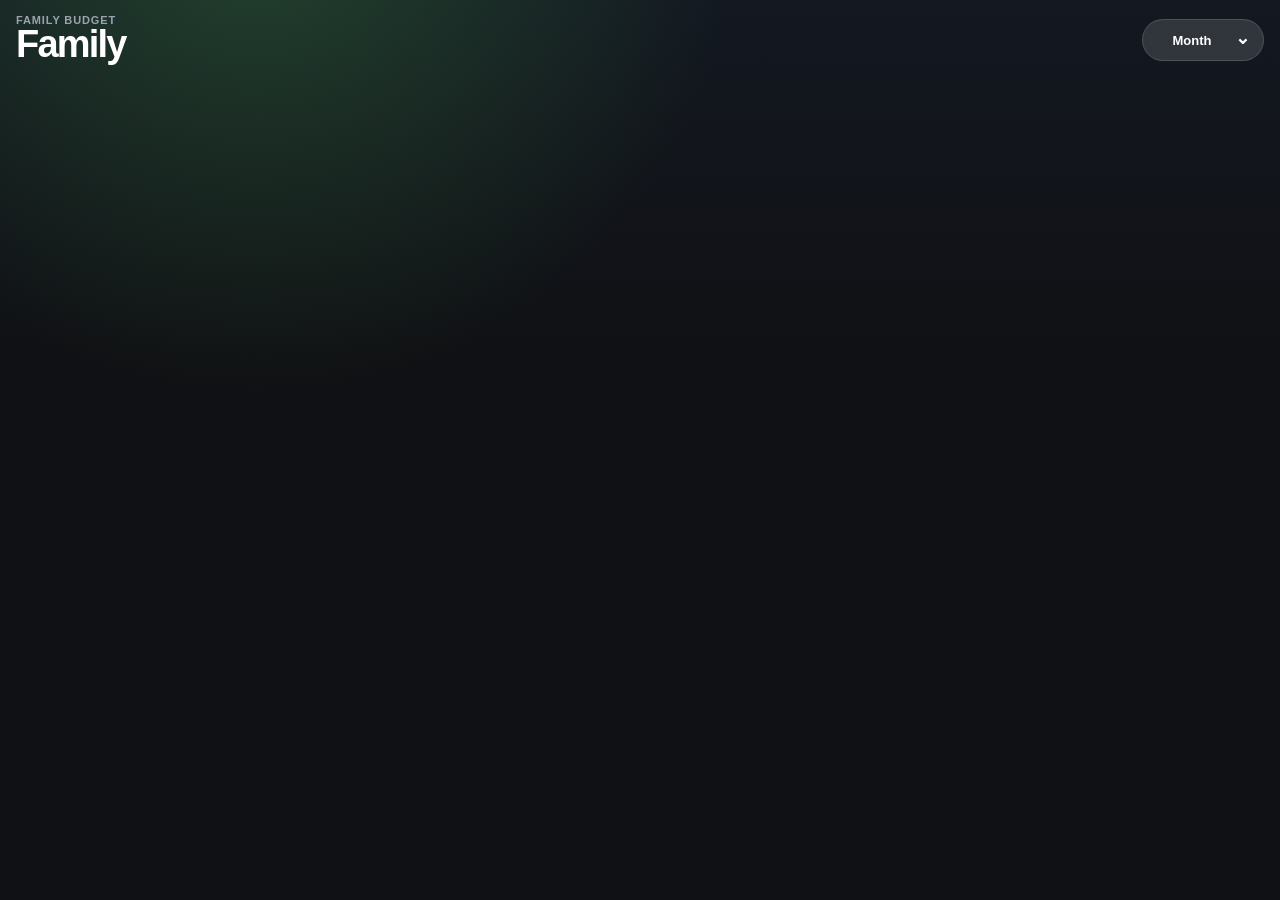
<file: index.html>
<!doctype html>
<html lang="en">
<head>
  <meta charset="UTF-8">
  <meta name="viewport" content="width=device-width, initial-scale=1, maximum-scale=1, viewport-fit=cover">
  <title>Family Budget</title>
  <meta name="theme-color" content="#101114">
  <meta name="apple-mobile-web-app-title" content="Budget">
  <meta name="apple-mobile-web-app-capable" content="yes">
  <meta name="mobile-web-app-capable" content="yes">
  <meta name="apple-mobile-web-app-status-bar-style" content="black-translucent">
  <link rel="manifest" href="manifest.json">
  <link rel="stylesheet" href="style.css">
</head>

<body>
  <div class="phone-app">
    <header class="app-header">
      <div>
        <div class="mini-label">Family Budget</div>
        <h1>Family</h1>
      </div>

      <div class="month-picker">
        <button id="monthButton" class="month-button" type="button">Month</button>
        <div id="monthMenu" class="month-menu hidden"></div>
      </div>
    </header>

    <main class="app-main">
      <section id="setupCard" class="sheet-card hidden">
        <div class="section-title">Choose user</div>
        <select id="userSelect"></select>
        <button id="continueBtn" type="button">Continue</button>
      </section>

      <section id="mainApp" class="hidden">
        <section id="viewHome" class="view active-view">
          <section id="miniDashboard" class="mini-dashboard hidden">
            <div>
              <span>Remaining this month</span>
              <strong id="miniRemaining"></strong>
            </div>
            <div class="mini-dashboard-bar">
              <div id="miniDashboardFill"></div>
            </div>
          </section>

          <div id="userButtons" class="user-buttons"></div>
          <div id="favoriteButtons" class="favorite-buttons"></div>

          <section id="heroCard" class="hero-card hidden">
            <div class="hero-top">
              <div>
                <div class="mini-label">Selected</div>
                <div id="previewCategory" class="hero-category"></div>
              </div>
              <div class="hero-balance">
                <div class="mini-label">Balance</div>
                <div id="previewBalance" class="balance-amount"></div>
              </div>
            </div>
            <div class="progress-track"><div id="progressFill" class="progress-fill"></div></div>
            <div class="stats-grid">
              <div><span>Budget</span><strong id="previewBudget"></strong></div>
              <div><span>Spent</span><strong id="previewSpent"></strong></div>
            </div>
          </section>

          <section class="input-panel">
            <label><span>Category</span><select id="categorySelect"></select></label>
            <label><span>Amount</span><input id="amountInput" type="number" inputmode="decimal" placeholder="0.00"></label>
            <button id="addBtn" type="button">Add Expense</button>
          </section>

          <section id="undoCard" class="undo-card hidden">
            <div><span>Last added on this device</span><strong id="lastExpenseText"></strong></div>
            <button id="undoBtn" type="button">Undo</button>
          </section>

          <div id="message" class="toast hidden"></div>
        </section>

        <section id="viewBudget" class="view">
          <section class="screen-card">
            <div class="screen-title">Budget</div>
            <div id="budgetList" class="budget-list"></div>
          </section>
        </section>

        <section id="viewDashboard" class="view">
          <section id="dashboardCard" class="dashboard-card hidden">
            <div class="dash-top">
              <div><div class="mini-label">Available this month</div><div id="dashRemaining" class="dash-main"></div></div>
              <div class="dash-percent"><div id="dashPercent"></div><span>spent</span></div>
            </div>
            <div class="dash-progress-track"><div id="dashProgressFill" class="dash-progress-fill"></div></div>
            <div class="dash-grid">
              <div><span>Income</span><strong id="dashIncome"></strong></div>
              <div><span>Expenses</span><strong id="dashExpenses"></strong></div>
            </div>
          </section>
        </section>

        <section id="viewTransactions" class="view">
          <section class="screen-card">
            <div class="screen-title">History</div>
            <div class="history-summary">
              <div><span>Transactions</span><strong id="historyCount">0</strong></div>
              <div><span>Total</span><strong id="historyTotal">€0.00</strong></div>
            </div>
            <div class="history-filters">
              <label><span>Month</span><select id="historyMonthFilter"><option value="current">Current Month</option><option value="">All Months</option></select></label>
              <label><span>User</span><select id="historyUserFilter"><option value="current">Current User</option><option value="">All Users</option></select></label>
            </div>
            <button id="refreshTransactionsBtn" class="secondary-action" type="button">Refresh History</button>
            <div id="transactionsStatus" class="settings-note">Shows filtered transactions.</div>
            <div id="transactionsList" class="transactions-list"></div>
          </section>
        </section>

        <section id="viewSettings" class="view">
          <section class="screen-card">
            <div class="screen-title">Settings</div>
            <div class="settings-list">
              <div class="settings-row"><span>App</span><strong>Family Budget</strong></div>
              <div class="settings-row"><span>Version</span><strong>v6.6</strong></div>
              <div class="settings-row"><span>Backend</span><strong>v6.6</strong></div>
              <div class="settings-row"><span>Active month</span><strong id="settingsMonth"></strong></div>
              <div class="settings-row"><span>Active user</span><strong id="settingsUser"></strong></div>
              <button id="createMonthBtn" class="settings-action" type="button">Create Next Month</button>
              <div id="settingsMessage" class="settings-note">Copies the latest month, keeps budgets, resets Total Spent to 0, and sets Balance = Budget.</div>
            </div>
          </section>
        </section>
      </section>
    </main>

    <nav id="bottomNav" class="bottom-nav hidden">
      <button class="nav-btn active" data-view="home" type="button">🏠<span>Home</span></button>
      <button class="nav-btn" data-view="budget" type="button">💳<span>Budget</span></button>
      <button class="nav-btn" data-view="dashboard" type="button">📊<span>Dashboard</span></button>
      <button class="nav-btn" data-view="transactions" type="button">🧾<span>History</span></button>
      <button class="nav-btn" data-view="settings" type="button">⚙️<span>Settings</span></button>
    </nav>
  </div>

  <script src="config.js"></script>
  <script src="app.js"></script>
</body>
</html>
</file>
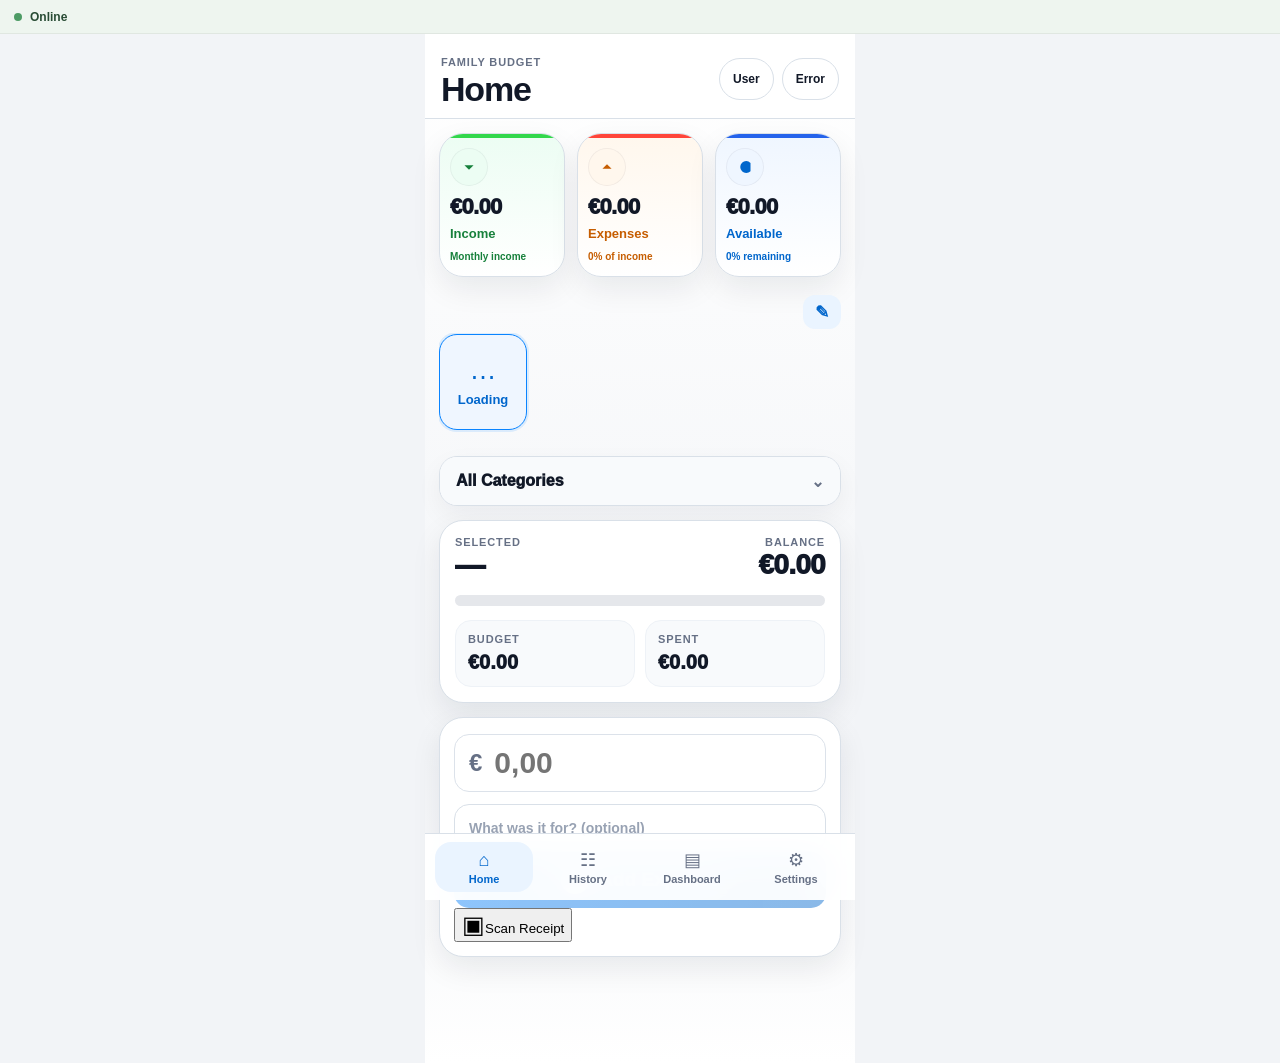
<file: home-v2/index.html>
<!doctype html>
<html lang="el">
<head>
<meta charset="UTF-8"><meta name="viewport" content="width=device-width,initial-scale=1,viewport-fit=cover">
<title>Family Budget — v1.3.0 Receipt Scanner UI</title>
<link rel="stylesheet" href="home-v2.css">
</head>
<body>
<div id="syncStatusV2" class="sync-status-v2 online" role="status" aria-live="polite"><span class="sync-dot-v2"></span><strong>Online</strong><small id="syncPendingV2"></small><button id="syncNowBtnV2" type="button" class="hidden">Sync now</button></div>
<main class="app">
<header class="header">
      <div><span>Family Budget</span><h1 id="pageTitleV2">Home</h1></div>

      <div class="header-controls-v2">
        <div class="user-picker-v2">
          <button id="userPillV2" type="button">User</button>
          <div id="userMenuV2" class="header-menu-v2 hidden"></div>
        </div>

        <div class="month-picker-v2">
          <button id="monthPill" type="button">Loading...</button>
          <div id="monthMenuV2" class="header-menu-v2 hidden"></div>
        </div>
      </div>
    </header>

<div id="homeView"><section class="summary">
<article class="card income"><i></i><div class="icon" aria-hidden="true">
      <svg viewBox="0 0 24 24"><path d="M12 3v12"/><path d="m7 10 5 5 5-5"/><path d="M5 21h14"/></svg>
    </div><strong id="incomeValue">€0.00</strong><span>Income</span><small>Monthly income</small></article>
<article class="card expenses"><i></i><div class="icon" aria-hidden="true">
      <svg viewBox="0 0 24 24"><path d="M12 21V9"/><path d="m7 14 5-5 5 5"/><path d="M5 3h14"/></svg>
    </div><strong id="expensesValue">€0.00</strong><span>Expenses</span><small id="expensesMeta">0% of income</small></article>
<article class="card available"><i></i><div class="icon" aria-hidden="true">
      <svg viewBox="0 0 24 24"><path d="M18 7.5A6.5 6.5 0 1 0 18 16.5"/><path d="M5 10h8"/><path d="M5 14h8"/></svg>
    </div><strong id="availableValue">€0.00</strong><span>Available</span><small id="availableMeta">0% remaining</small></article>
</section>

<section class="quick">
  <div class="quick-tools-v2">
    <button id="editQuickBtn" type="button" aria-label="Edit quick categories">✎</button>
  </div>
  <div id="quickCategories" class="chips">
    <button class="chip active"><span>…</span><strong>Loading</strong></button>
  </div>
</section>

<details class="all-categories-v2">
  <summary>All Categories</summary>
  <div class="all-categories-content-v2">
    <select id="categorySelectV2"></select>
  </div>
</details>

<section id="categoryStatusCardV2" class="category-status-v2">
  <div class="category-status-head-v2">
    <div>
      <span>Selected</span>
      <strong id="selectedCategoryNameV2">—</strong>
    </div>
    <div class="category-balance-v2">
      <span>Balance</span>
      <strong id="categoryBalanceV2">€0.00</strong>
    </div>
  </div>

  <div class="category-progress-track-v2">
    <div id="categoryProgressFillV2" class="category-progress-fill-v2"></div>
  </div>

  <div class="category-stats-v2">
    <div>
      <span>Budget</span>
      <strong id="categoryBudgetV2">€0.00</strong>
    </div>
    <div>
      <span>Spent</span>
      <strong id="categorySpentV2">€0.00</strong>
    </div>
  </div>
</section>

<section class="amount">

<div class="amount-field"><span>€</span><input id="amountInputV2" placeholder="0,00" inputmode="decimal"></div>
      <div class="expense-note-field-v2">
        <input id="expenseNoteV2" type="text" maxlength="80" placeholder="What was it for? (optional)" autocomplete="off">
      </div>
<button id="addExpenseBtnV2" class="add" type="button"><span>＋</span>Add Expense</button>
<button id="scanReceiptBtnV2" class="scan-receipt-home-v2" type="button"><span aria-hidden="true">▣</span>Scan Receipt</button>
</section>

<div id="homeMessage" class="home-message hidden"></div>

</div>

    

    <section id="receiptScannerViewV2" class="receipt-scanner-view-v2 hidden" aria-labelledby="receiptScannerTitleV2">
      <div class="scanner-topbar-v2">
        <button id="scannerBackBtnV2" class="scanner-back-v2" type="button" aria-label="Back to Home">←</button>
        <div><span>New expense</span><h2 id="receiptScannerTitleV2">Receipt Scanner</h2></div>
        <span class="scanner-user-v2">Scanning as <strong id="scannerUserV2">—</strong></span>
      </div>

      <section id="scannerStartStepV2" class="scanner-step-v2">
        <div class="scanner-hero-v2">
          <div class="scanner-camera-icon-v2" aria-hidden="true">▣</div>
          <h3>Scan a receipt</h3>
          <p>Take a clear photo or choose an existing image.</p>
        </div>
        <div class="scanner-source-grid-v2">
          <button id="takeReceiptPhotoBtnV2" class="scanner-source-card-v2" type="button"><span aria-hidden="true">●</span><strong>Take Photo</strong><small>Open the camera</small></button>
          <button id="chooseReceiptPhotoBtnV2" class="scanner-source-card-v2" type="button"><span aria-hidden="true">▧</span><strong>Choose Photo</strong><small>Use an existing image</small></button>
        </div>
        <input id="receiptCameraInputV2" class="scanner-file-input-v2" type="file" accept="image/*" capture="environment">
        <input id="receiptGalleryInputV2" class="scanner-file-input-v2" type="file" accept="image/*">
      </section>

      <section id="scannerPreviewStepV2" class="scanner-step-v2 hidden">
        <div class="scanner-section-heading-v2"><span>Step 2</span><h3>Adjust Receipt</h3><p>Check the photo before continuing.</p></div>
        <div class="scanner-preview-frame-v2"><img id="receiptPreviewImageV2" alt="Receipt preview"></div>
        <div class="scanner-adjust-actions-v2">
          <button id="rotateReceiptBtnV2" type="button">↻ Rotate</button>
          <button id="cropReceiptBtnV2" type="button">⌗ Crop</button>
        </div>
        <p id="scannerCropNoteV2" class="scanner-inline-note-v2 hidden">Crop controls will be enabled with the OCR engine.</p>
        <div class="scanner-bottom-actions-v2"><button id="retakeReceiptBtnV2" class="secondary" type="button">Retake</button><button id="continueReceiptBtnV2" class="primary" type="button">Continue</button></div>
      </section>

      <section id="scannerReviewStepV2" class="scanner-step-v2 hidden">
        <div class="scanner-section-heading-v2"><span>Step 3</span><h3>Receipt Review</h3><p>OCR fields arrive in the next update.</p></div>
        <article class="receipt-review-card-v2">
          <img id="receiptReviewThumbV2" alt="Selected receipt">
          <div class="receipt-review-placeholder-v2">
            <span>Merchant</span><strong>Waiting for OCR</strong>
            <span>Amount</span><strong>€—</strong>
            <span>Category</span><strong>Not selected</strong>
            <span>Date</span><strong id="receiptReviewDateV2">Today</strong>
          </div>
        </article>
        <div class="scanner-assignment-v2"><span>Expense owner</span><strong id="receiptReviewUserV2">—</strong><small>Uses the user selected on Home.</small></div>
        <div class="scanner-bottom-actions-v2"><button id="cancelReceiptBtnV2" class="secondary" type="button">Cancel</button><button id="saveReceiptPrototypeBtnV2" class="primary" type="button">Save</button></div>
        <p class="scanner-inline-note-v2">UI prototype only — this version does not create an expense.</p>
      </section>
    </section>

    <section id="historyViewV2" class="history-view-v2 hidden">
      <section class="history-hero-v2">
        <div>
          <span>Transactions</span>
          <strong id="historyCountV2">0</strong>
        </div>
        <div>
          <span>Total</span>
          <strong id="historyTotalV2">€0.00</strong>
        </div>
      </section>

      <section class="history-controls-v2">
        <label>
          <span>Month</span>
          <select id="historyMonthFilterV2"></select>
        </label>

        <label>
          <span>User</span>
          <select id="historyUserFilterV2"></select>
        </label>

        <button id="refreshHistoryBtnV2" type="button">Refresh</button>
      </section>

      <div id="historyStatusV2" class="history-status-v2">History is ready.</div>
      <div id="historyListV2" class="history-list-v2"></div>
    </section>


    <section id="dashboardViewV2" class="dashboard-view-v2 hidden">
      <section class="dashboard-summary-v2">
        <article class="dashboard-card-v2 income"><span>Income</span><strong id="dashboardIncomeV2">€0.00</strong></article>
        <article class="dashboard-card-v2 expenses"><span>Expenses</span><strong id="dashboardExpensesV2">€0.00</strong></article>
        <article class="dashboard-card-v2 available"><span>Available</span><strong id="dashboardAvailableV2">€0.00</strong></article>
      </section>
      <section class="dashboard-overview-v2">
        <div class="dashboard-overview-head-v2">
          <div><span>Monthly progress</span><strong id="dashboardSpentPercentV2">0%</strong></div>
          <button id="refreshDashboardBtnV2" type="button">Refresh</button>
        </div>
        <div class="dashboard-progress-track-v2"><div id="dashboardProgressFillV2" class="dashboard-progress-fill-v2"></div></div>
      </section>
      <section class="user-spending-donut-v2" aria-label="Spending by user">
        <div class="donut-wrap-v2">
          <svg class="donut-svg-v2" viewBox="0 0 220 220" role="img" aria-label="User spending proportions">
            <circle class="donut-track-v2" cx="110" cy="110" r="76"></circle>
            <circle id="donutChristosV2" class="donut-segment-v2 christos" cx="110" cy="110" r="76"></circle>
            <circle id="donutGiannaV2" class="donut-segment-v2 gianna" cx="110" cy="110" r="76"></circle>
          </svg>

          <div class="donut-center-v2">
            <div class="donut-user-v2">
              <span class="person-icon-v2 man" aria-hidden="true">
                <i class="person-head-v2"></i><i class="person-body-v2"></i>
              </span>
              <strong id="donutChristosPercentV2">0%</strong>
              <small>Χρήστος</small>
            </div>

            <div class="donut-divider-v2"></div>

            <div class="donut-user-v2">
              <span class="person-icon-v2 woman" aria-hidden="true">
                <i class="person-head-v2"></i><i class="person-body-v2"></i>
              </span>
              <strong id="donutGiannaPercentV2">0%</strong>
              <small>Γιάννα</small>
            </div>
          </div>
        </div>

        <div class="donut-amounts-v2">
          <span><i class="dot-v2 christos"></i><strong id="donutChristosAmountV2">€0</strong></span>
          <span><i class="dot-v2 gianna"></i><strong id="donutGiannaAmountV2">€0</strong></span>
        </div>
      </section>

      <section class="income-editor-v2">
        <div class="dashboard-section-title-v2">
          <h2>Income Sources</h2>
          <strong id="incomeEditorTotalV2">€0</strong>
        </div>

        <div class="income-source-grid-v2">
          <label><span>EMSA</span><input id="incomeEmsaV2" type="number" inputmode="decimal" min="0" step="0.01"></label>
          <label><span>ΘΕΜΑ</span><input id="incomeThemaV2" type="number" inputmode="decimal" min="0" step="0.01"></label>
          <label><span>GIOCHI</span><input id="incomeGiochiV2" type="number" inputmode="decimal" min="0" step="0.01"></label>
          <label><span>OTHER</span><input id="incomeOtherV2" type="number" inputmode="decimal" min="0" step="0.01"></label>
        </div>

        <button id="saveIncomeSourcesBtnV2" class="save-income-btn-v2" type="button">Save Income</button>
      </section>

      <section class="dashboard-categories-v2">
        <div class="dashboard-section-title-v2"><h2>Categories</h2><span id="dashboardCategoryCountV2">0</span></div>
        <div id="dashboardCategoryListV2" class="dashboard-category-list-v2"></div>
      </section>
    </section>

<section id="settingsView" class="settings-view hidden">
      <div class="settings-simple-head-v2">
        <h2>Settings</h2>
      </div>

      <details class="settings-menu-v2">
        <summary>Quick Categories</summary>
        <div class="settings-menu-content-v2">
          <p>Select up to 8 categories. Changes are saved on this device.</p>
          <div id="quickCategorySettings" class="settings-list"></div>
        </div>
      </details>


      <details class="settings-menu-v2" id="manageCategoriesMenuV2">
        <summary>Manage Categories</summary>
        <div class="settings-menu-content-v2">
          <p>Create, rename, reorder or remove expense categories. Icons use stable library IDs.</p>

          <div class="category-editor-card-v2">
            <input id="categoryNameInputV2" type="text" maxlength="40" placeholder="Category name">
            <input id="categoryBudgetInputV2" type="number" inputmode="decimal" min="0" step="0.01" placeholder="Initial budget">
            <label class="category-editor-label-v2">Icon
              <select id="categoryIconSelectV2"></select>
            </label>
            <label class="category-editor-label-v2">SVG Color
              <input id="categoryIconColorInputV2" type="color" value="#6f8f7a">
            </label>
            <label class="category-editor-label-v2">Background Color
              <input id="categoryBackgroundColorInputV2" type="color" value="#eef3ef">
            </label>
            <label class="category-transparent-label-v2">
              <input id="categoryTransparentBackgroundV2" type="checkbox">
              <span>Transparent background</span>
            </label>
            <div id="categoryStylePreviewV2" class="category-style-preview-v2" aria-label="Icon style preview"></div>
            <button id="addCategoryBtnV2" class="save-budgets-btn-v2" type="button">Add Category</button>
          </div>

          <div id="manageCategoryListV2" class="manage-category-list-v2"></div>
        </div>
      </details>

      <details class="settings-menu-v2">
        <summary>Edit Budget</summary>
        <div class="settings-menu-content-v2">
          <p>Edit the monthly budget for each expense category.</p>
          <div id="editBudgetListV2" class="edit-budget-list-v2"></div>
          <button id="saveBudgetsBtnV2" class="save-budgets-btn-v2" type="button">
            Save Budgets
          </button>
        </div>
      </details>


      <details class="settings-menu-v2" id="syncCenterMenuV2">
        <summary>Sync Center</summary>
        <div class="settings-menu-content-v2 sync-center-v2">
          <div class="sync-center-grid-v2">
            <div><span>Connection</span><strong id="syncCenterConnectionV2">—</strong></div>
            <div><span>Pending</span><strong id="syncCenterPendingV2">0</strong></div>
            <div><span>Last success</span><strong id="syncCenterLastSuccessV2">Never</strong></div>
            <div><span>Last failure</span><strong id="syncCenterLastFailureV2">None</strong></div>
            <div><span>Last duration</span><strong id="syncCenterDurationV2">—</strong></div>
            <div><span>App version</span><strong id="syncCenterVersionV2">—</strong></div>
          </div>
          <div id="syncCenterQueueV2" class="sync-center-queue-v2"></div>
          <div class="sync-center-actions-v2">
            <button id="syncCenterRetryBtnV2" class="save-budgets-btn-v2" type="button">Retry Now</button>
            <button id="syncCenterRefreshBtnV2" class="month-action-v2 clear" type="button">Refresh Status</button>
            <button id="syncCenterClearBtnV2" class="month-action-v2 delete" type="button">Clear Pending Queue</button>
          </div>
          <p>Pending expenses stay safely on this device until they are synchronized. Clear Pending Queue is intended only for recovery or testing.</p>
        </div>
      </details>

      
<details class="settings-menu-v2" id="developerMenuV2">
        <summary>Developer</summary>
        <div class="settings-menu-content-v2">
          <label class="developer-toggle-v2"><input type="checkbox" id="developerModeSwitchV2"> Enable Developer Mode</label>
          <section id="developerPanelV2" class="developer-panel-v2" hidden>
            <div class="developer-panel-header-v2">
              <div><strong>Developer Diagnostics</strong><span>Read-only application status</span></div>
              <small>Last check: <span id="devLastCheckedV2">Not checked</span></small>
            </div>
            <div class="developer-grid-v2">
              <div><span>App version</span><strong id="devAppVersionV2">—</strong></div>
              <div><span>Connection</span><strong id="devConnectionV2">—</strong></div>
              <div><span>API status</span><strong id="devApiStatusV2">—</strong></div>
              <div><span>Current month</span><strong id="devCurrentMonthV2">—</strong></div>
              <div><span>Cached transactions</span><strong id="devCachedTransactionsV2">0</strong></div>
              <div><span>Pending sync queue</span><strong id="devPendingQueueV2">0</strong></div>
              <div><span>Last successful sync</span><strong id="devLastSyncV2">Never</strong></div>
              <div><span>Last sync error</span><strong id="devLastSyncErrorV2">None</strong></div>
            </div>
            <div class="developer-section-v2">
              <strong class="developer-section-title-v2">Performance</strong>
              <div class="developer-grid-v2">
                <div><span>App data load</span><strong id="devAppDataLoadV2">Not measured</strong></div>
                <div><span>History load</span><strong id="devHistoryLoadV2">Not measured</strong></div>
                <div><span>Dashboard load</span><strong id="devDashboardLoadV2">Not measured</strong></div>
              </div>
            </div>
            <div class="developer-section-v2">
              <strong class="developer-section-title-v2">Session Info</strong>
              <div class="developer-grid-v2">
                <div><span>Browser</span><strong id="devBrowserV2">—</strong></div>
                <div><span>Platform</span><strong id="devPlatformV2">—</strong></div>
                <div><span>Screen</span><strong id="devScreenV2">—</strong></div>
                <div><span>Mode</span><strong id="devPwaModeV2">—</strong></div>
                <div><span>Timezone</span><strong id="devTimezoneV2">—</strong></div>
                <div><span>Current view</span><strong id="devCurrentViewV2">—</strong></div>
              </div>
            </div>
            <div class="developer-section-v2">
              <strong class="developer-section-title-v2">Last Errors</strong>
              <div id="devErrorsListV2" class="developer-errors-v2"></div>
            </div>
            <div class="developer-actions-v2">
              <button id="refreshDeveloperDiagnosticsBtnV2" class="save-budgets-btn-v2" type="button">Refresh Diagnostics</button>
              <button id="copyDeveloperDiagnosticsBtnV2" class="month-action-v2 clear" type="button">Copy Diagnostics</button>
              <button id="refreshDeveloperDataBtnV2" class="month-action-v2 clear" type="button">Refresh App Data</button>
            </div>
            <p>Developer tools are read-only and do not delete local or cloud data.</p>
          </section>
        </div>
      </details>

      <details class="settings-menu-v2">
        <summary>Month Management</summary>
        <div class="settings-menu-content-v2">
          <select id="monthManagementSelectV2"></select>

          <button id="createNextMonthBtnV2" class="month-action-v2 create" type="button">
            Create Next Month
          </button>

          <button id="clearMonthBtnV2" class="month-action-v2 clear" type="button">
            Clear Month Data
          </button>

          <button id="deleteMonthBtnV2" class="month-action-v2 delete" type="button">
            Delete Month
          </button>

          <p>
            Create makes the next month from the latest monthly sheet.
            Clear resets monthly expenses and removes that month's history.
            Delete removes the entire monthly sheet and its history.
          </p>
        </div>
      </details>
    </section>

    <nav>
      <button id="homeNavBtn" class="active" type="button">⌂<span>Home</span></button>
      <button id="historyNavBtn" type="button">☷<span>History</span></button>
      <button id="dashboardNavBtn" type="button">▤<span>Dashboard</span></button>
      <button id="settingsNavBtn" type="button">⚙<span>Settings</span></button>
    </nav>
</main>
<script src="config.js"></script>
<script src="offline-store.js"></script>
<script src="home-v2.js"></script>
</body>
</html>
</file>
<file: style.css>
*{box-sizing:border-box;-webkit-tap-highlight-color:transparent}:root{--bg:#101114;--panel:#1b1d23;--text:#fff;--muted:#9ca3af;--green:#4caf50;--orange:#f59e0b;--red:#ef4444}html,body{margin:0;width:100%;min-height:100%;background:var(--bg);color:var(--text);font-family:-apple-system,BlinkMacSystemFont,"SF Pro Display","Segoe UI",Arial,sans-serif}body{min-height:100dvh;overflow:hidden}.phone-app{width:100vw;height:100dvh;display:flex;flex-direction:column;background:radial-gradient(circle at 20% -10%,rgba(76,175,80,.28),transparent 34%),linear-gradient(180deg,#131821 0%,#101114 40%,#101114 100%)}.app-header{padding:calc(14px + env(safe-area-inset-top)) 16px 8px;display:flex;justify-content:space-between;align-items:flex-end;gap:12px}.mini-label{color:var(--muted);font-size:11px;font-weight:800;letter-spacing:.08em;text-transform:uppercase}h1{margin:1px 0 0;font-size:38px;line-height:.9;letter-spacing:-1.8px}.month-picker{position:relative}.month-button{width:auto;min-width:122px;height:42px;min-height:42px;border-radius:999px;background:rgba(255,255,255,.13);color:#fff;border:1px solid rgba(255,255,255,.14);padding:0 36px 0 14px;font-size:13px;font-weight:850;box-shadow:none}.month-button:after{content:"⌄";position:absolute;right:14px;top:8px;font-size:18px}.month-menu{position:absolute;right:0;top:48px;width:170px;max-height:270px;overflow-y:auto;padding:6px;border-radius:18px;background:#1b1d23;border:1px solid rgba(255,255,255,.14);box-shadow:0 18px 42px rgba(0,0,0,.45);z-index:100}.month-option{min-height:42px;width:100%;border-radius:14px;background:transparent!important;color:white!important;box-shadow:none!important;border:0;font-size:14px;text-align:left;padding:0 12px}.month-option.active{background:rgba(76,175,80,.30)!important}.app-main{flex:1 1 auto;padding:0 12px calc(78px + env(safe-area-inset-bottom));overflow-y:auto;-webkit-overflow-scrolling:touch}.view{display:none;animation:fadeIn .18s ease}.active-view{display:block}@keyframes fadeIn{from{opacity:.65;transform:translateY(4px)}to{opacity:1;transform:translateY(0)}}.sheet-card,.dashboard-card,.hero-card,.input-panel,.screen-card,.undo-card,.mini-dashboard{width:100%;border-radius:24px;background:rgba(27,29,35,.98);border:1px solid rgba(255,255,255,.08);box-shadow:0 12px 36px rgba(0,0,0,.25)}.sheet-card,.input-panel,.screen-card{padding:14px}.section-title,.screen-title{font-size:24px;font-weight:900;margin-bottom:12px}.mini-dashboard{padding:13px 14px;margin-bottom:10px}.mini-dashboard span{display:block;color:var(--muted);font-size:12px;font-weight:800;text-transform:uppercase}.mini-dashboard strong{display:block;font-size:32px;font-weight:950;letter-spacing:-1px;margin-top:2px}.mini-dashboard-bar{height:10px;border-radius:999px;background:rgba(255,255,255,.11);overflow:hidden;margin-top:10px}.mini-dashboard-bar div{height:100%;width:0%;border-radius:999px;background:var(--green);transition:width .25s ease}.dashboard-card,.hero-card{padding:14px;margin-bottom:10px}.dash-top,.hero-top{display:flex;justify-content:space-between;gap:12px;margin-bottom:12px}.dash-main,.hero-category{font-size:38px;line-height:.95;font-weight:950;letter-spacing:-1.6px}.dash-percent,.hero-balance{text-align:right}.dash-percent div,.balance-amount{font-size:34px;line-height:1;font-weight:950}.dash-percent span{display:block;color:var(--muted);font-size:11px;font-weight:800;text-transform:uppercase;margin-top:3px}.dash-progress-track,.progress-track{width:100%;height:13px;border-radius:999px;background:rgba(255,255,255,.11);overflow:hidden;margin-bottom:12px}.dash-progress-fill,.progress-fill{height:100%;width:0%;border-radius:999px;background:var(--green);transition:width .25s ease}.dash-progress-fill.warning,.progress-fill.warning{background:var(--orange)}.dash-progress-fill.danger,.progress-fill.danger,.progress-fill.over{background:var(--red)}.dash-grid,.stats-grid{display:grid;grid-template-columns:1fr 1fr;gap:10px}.dash-grid div,.stats-grid div{background:rgba(255,255,255,.07);border-radius:18px;padding:12px}.dash-grid span,.stats-grid span{display:block;color:var(--muted);font-size:12px;font-weight:800;margin-bottom:4px}.dash-grid strong,.stats-grid strong{font-size:20px;font-weight:900}.user-buttons,.favorite-buttons{display:grid;grid-template-columns:1fr 1fr;gap:8px}.user-buttons{margin-bottom:8px}.favorite-buttons{margin-bottom:10px}.user-button,.favorite-button{min-height:44px;background:rgba(255,255,255,.08);color:#fff;border:1px solid rgba(255,255,255,.10);box-shadow:none;font-weight:900;transition:transform .12s ease,background .12s ease}.user-button:active,.favorite-button:active,.nav-btn:active{transform:scale(.97)}.user-button{border-radius:999px;font-size:15px}.favorite-button{border-radius:18px;font-size:14px;padding:0 10px}.user-button.active,.favorite-button.active{background:rgba(76,175,80,.30);border-color:rgba(76,175,80,.7)}.favorite-button.full{grid-column:1/-1}.input-panel{margin-bottom:10px}label{display:block;margin-bottom:11px}label span{display:block;color:var(--muted);font-size:12px;text-transform:uppercase;letter-spacing:.08em;font-weight:850;margin-bottom:6px}select,input{width:100%;border:0;border-radius:18px;background:#fff;color:#050505;outline:none;padding:0 15px}#categorySelect,#userSelect{height:52px;font-size:18px;font-weight:650}input{height:62px;font-size:34px;font-weight:900;letter-spacing:-1px}button{width:100%;min-height:56px;border:0;border-radius:20px;background:var(--green);color:#fff;font-size:18px;font-weight:900;box-shadow:0 14px 30px rgba(76,175,80,.25)}button:active{transform:scale(.985)}button:disabled{opacity:.65}.toast{width:100%;padding:13px 15px;border-radius:18px;text-align:center;font-size:14px;font-weight:850;margin-bottom:8px}.toast.hidden{display:none!important}.success{background:#176d25}.warning{background:#8a5a00}.error{background:#7f1d1d}.undo-card{display:flex;align-items:center;justify-content:space-between;gap:12px;padding:12px 14px;margin-bottom:10px}.undo-card span{display:block;color:var(--muted);font-size:12px;font-weight:800;text-transform:uppercase}.undo-card strong{display:block;font-size:15px;margin-top:3px}.undo-card button{width:auto;min-height:40px;border-radius:14px;padding:0 16px;background:rgba(239,68,68,.22);border:1px solid rgba(239,68,68,.55);box-shadow:none}.budget-list{display:grid;gap:10px}.budget-row{background:rgba(255,255,255,.07);border-radius:18px;padding:12px}.budget-row-top{display:flex;justify-content:space-between;gap:12px;margin-bottom:8px}.budget-row-title,.budget-row-balance{font-weight:900}.budget-mini-track{height:8px;border-radius:999px;background:rgba(255,255,255,.11);overflow:hidden}.budget-mini-fill{height:100%;border-radius:999px;background:var(--green)}.settings-list{display:grid;gap:10px}.settings-row{display:flex;justify-content:space-between;gap:12px;background:rgba(255,255,255,.07);border-radius:18px;padding:12px}.settings-row span,.settings-note{color:var(--muted);font-weight:800}.settings-note{line-height:1.35}.settings-action{background:rgba(76,175,80,.30);border:1px solid rgba(76,175,80,.70);box-shadow:none}.bottom-nav{position:fixed;left:0;right:0;bottom:0;padding:8px 10px calc(8px + env(safe-area-inset-bottom));background:rgba(16,17,20,.92);border-top:1px solid rgba(255,255,255,.08);backdrop-filter:blur(18px);display:grid;grid-template-columns:repeat(5,1fr);gap:6px}.nav-btn{min-height:50px;border-radius:16px;background:transparent;color:var(--muted);box-shadow:none;font-size:18px;display:flex;flex-direction:column;gap:2px;align-items:center;justify-content:center}.nav-btn span{font-size:11px;font-weight:850}.nav-btn.active{color:#fff;background:rgba(76,175,80,.25)}.hidden{display:none!important}@media(max-height:740px){h1{font-size:32px}.mini-dashboard strong{font-size:28px}.dash-main,.hero-category{font-size:32px}.dash-percent div,.balance-amount{font-size:30px}.dashboard-card,.hero-card{padding:12px;border-radius:22px}.input-panel{padding:12px;border-radius:22px}input{height:56px;font-size:30px}button{min-height:50px}.favorite-button,.user-button{min-height:40px}}
.secondary-action{background:rgba(255,255,255,.08);border:1px solid rgba(255,255,255,.12);box-shadow:none;min-height:44px;font-size:15px;margin-bottom:10px}
.transactions-list{display:grid;gap:10px;margin-top:10px}
.tx-row{background:var(--soft);border-radius:18px;padding:12px;display:grid;grid-template-columns:1fr auto;gap:10px;align-items:center}
.tx-main strong{display:block;font-size:17px}.tx-main span{display:block;color:var(--muted);font-size:12px;font-weight:800;margin-top:3px}
.tx-side{text-align:right}.tx-side strong{display:block;font-size:18px}
.tx-delete{width:auto;min-height:34px;border-radius:12px;padding:0 12px;margin-top:6px;font-size:13px;background:rgba(239,68,68,.22);border:1px solid rgba(239,68,68,.55);box-shadow:none}
.empty-state{background:var(--soft);border-radius:18px;padding:14px;color:var(--muted);font-weight:800;text-align:center}

/* v6.5 History Manager */
.history-summary{display:grid;grid-template-columns:1fr 1fr;gap:10px;margin-bottom:12px}.history-summary div{background:rgba(255,255,255,.07);border-radius:18px;padding:12px}.history-summary span{display:block;color:var(--muted);font-size:12px;font-weight:850;text-transform:uppercase;letter-spacing:.06em;margin-bottom:4px}.history-summary strong{display:block;font-size:26px;font-weight:950;letter-spacing:-.8px}.history-filters{display:grid;grid-template-columns:1fr 1fr;gap:10px;margin-bottom:10px}.history-filters label{margin:0}.history-filters select{height:46px;font-size:15px;font-weight:750}.secondary-action{background:rgba(255,255,255,.08);border:1px solid rgba(255,255,255,.12);box-shadow:none;min-height:44px;font-size:15px;margin-bottom:10px}.transactions-list{display:grid;gap:10px;margin-top:10px}.tx-row{background:var(--soft);border-radius:18px;padding:13px;display:grid;grid-template-columns:1fr auto;gap:10px;align-items:center}.tx-main strong{display:block;font-size:18px;font-weight:950}.tx-main span{display:block;color:var(--muted);font-size:12px;font-weight:800;margin-top:4px;line-height:1.35}.tx-side{text-align:right}.tx-side strong{display:block;font-size:20px;font-weight:950}.tx-delete{width:auto;min-height:34px;border-radius:12px;padding:0 12px;margin-top:7px;font-size:13px;background:rgba(239,68,68,.22);border:1px solid rgba(239,68,68,.55);box-shadow:none}.empty-state{background:var(--soft);border-radius:18px;padding:14px;color:var(--muted);font-weight:800;text-align:center}

.tx-action{display:inline-block;border-radius:999px;padding:4px 8px;font-size:11px;font-weight:900;margin-bottom:6px}
.tx-action.added{background:rgba(76,175,80,.22);color:#b8ffbd}
.tx-action.undo{background:rgba(245,158,11,.22);color:#ffdca0}
.tx-action.deleted{background:rgba(239,68,68,.22);color:#ffb3b3}
.tx-delete.hidden{display:none!important}
</file>
<file: home-v2/home-v2.css>
:root{--bg:#f6f7fb;--surface:#fff;--text:#101828;--muted:#667085;--line:#e4e7ec;--green:#16a34a;--red:#ef4444;--blue:#2563eb;--purple:#6d28d9;--shadow:0 14px 36px rgba(16,24,40,.075)}
*{box-sizing:border-box;-webkit-tap-highlight-color:transparent}body{margin:0;background:#d7dce7;font-family:-apple-system,BlinkMacSystemFont,"SF Pro Display","Segoe UI",Arial,sans-serif;color:var(--text)}
.app{width:min(430px,100vw);min-height:100vh;margin:0 auto;background:linear-gradient(180deg,#fff 0%,var(--bg) 70%,#fff 100%);padding-bottom:92px}
.header{display:flex;align-items:flex-end;justify-content:space-between;padding:calc(18px + env(safe-area-inset-top)) 16px 12px;background:rgba(255,255,255,.94);border-bottom:1px solid rgba(16,24,40,.06)}
.header span{color:var(--muted);font-size:11px;font-weight:850;letter-spacing:.08em;text-transform:uppercase}.header h1{margin:2px 0 0;font-size:34px;line-height:1;letter-spacing:-1.2px}
.header button{border:1px solid #dde3ec;background:#f8fafc;color:var(--text);border-radius:999px;padding:12px 15px;font-size:13px;font-weight:900}
.summary{display:grid;grid-template-columns:1fr 1fr;gap:12px;padding:14px}
.card{position:relative;min-height:138px;overflow:hidden;border:1px solid var(--line);border-radius:24px;padding:16px 14px 14px;background:#fff;box-shadow:var(--shadow)}
.card i{position:absolute;left:0;top:0;right:0;height:4px}.card .icon{width:44px;height:44px;display:grid;place-items:center;border-radius:50%;background:rgba(255,255,255,.8);box-shadow:inset 0 0 0 1px rgba(16,24,40,.05);font-size:24px;font-weight:900;margin-bottom:12px}
.card strong{display:block;font-size:28px;line-height:1;letter-spacing:-1px;font-weight:950;margin-bottom:8px}.card span{display:block;font-size:15px;font-weight:900;margin-bottom:5px}.card small{color:var(--muted);font-size:12px;font-weight:800}
.income{background:linear-gradient(180deg,#ecfdf3 0%,#fff 100%)}.income i{background:var(--green)}.income span{color:#14833b}
.expenses{background:linear-gradient(180deg,#fff1f2 0%,#fff 100%)}.expenses i{background:var(--red)}.expenses span{color:#dc2626}
.available{grid-column:1/-1;background:linear-gradient(180deg,#eff6ff 0%,#fff 100%)}.available i{background:var(--blue)}.available span{color:var(--blue)}.available strong{font-size:36px}
.quick{padding:0 14px;margin:4px 0 18px}.title{display:flex;align-items:center;justify-content:space-between;margin-bottom:12px}.title h2{margin:0;font-size:22px;line-height:1;letter-spacing:-.45px}
.title button{width:38px;height:34px;border:0;border-radius:12px;background:#f4f0ff;color:var(--purple);font-size:17px;font-weight:900}
.chips{display:flex;gap:10px;overflow-x:auto;padding:1px 0 8px;scrollbar-width:none}.chips::-webkit-scrollbar{display:none}
.chip{flex:0 0 88px;height:96px;border-radius:18px;border:1px solid #dce2ea;background:#fff;color:var(--text);box-shadow:0 10px 26px rgba(16,24,40,.06);display:flex;flex-direction:column;align-items:center;justify-content:center;gap:8px;padding:10px}
.chip span{font-size:27px;line-height:1}.chip strong{font-size:13px;font-weight:850;white-space:nowrap}.chip.active{border-color:var(--green);background:#ecfdf3;color:#087531;box-shadow:0 0 0 2px rgba(22,163,74,.13),0 10px 26px rgba(16,24,40,.06)}
.amount{margin:0 14px 14px;padding:14px;border:1px solid var(--line);border-radius:24px;background:#fff;box-shadow:var(--shadow)}
.amount-title{display:flex;justify-content:space-between;align-items:center;margin-bottom:10px}.amount-title label{font-size:18px;font-weight:950}.amount-title span{border:1px solid var(--line);background:#f3f4f6;border-radius:999px;padding:7px 12px;font-size:12px;font-weight:850}
.amount-field{height:58px;border:1px solid #dce2ea;border-radius:15px;display:flex;align-items:center;gap:10px;padding:0 14px;margin-bottom:12px}.amount-field span{color:var(--muted);font-size:24px;font-weight:850}.amount-field input{width:100%;border:0;outline:0;font-size:30px;font-weight:850;color:var(--text);background:transparent}
.add{width:100%;min-height:56px;border:0;border-radius:15px;color:#fff;background:linear-gradient(135deg,#11a052,#087a3b);box-shadow:0 14px 28px rgba(8,122,59,.22);font-size:19px;font-weight:950;display:flex;align-items:center;justify-content:center;gap:10px}
.add span{width:28px;height:28px;display:grid;place-items:center;border-radius:50%;background:#fff;color:#0b8a43}
.advanced{margin:0 14px 90px;border-radius:20px;border:1px solid var(--line);background:#fff;box-shadow:0 12px 30px rgba(16,24,40,.05);overflow:hidden}.advanced summary{padding:16px;cursor:pointer;list-style:none;background:#faf7ff;color:var(--purple);font-weight:950}
.advanced-content{display:grid;gap:10px;padding:14px}.user,select{width:100%;min-height:46px;border:1px solid var(--line);border-radius:15px;background:#fff;color:var(--text);font-weight:850;padding:0 14px}.user.active{background:#ecfdf3;color:#087531;border-color:var(--green)}
nav{position:fixed;left:50%;bottom:0;transform:translateX(-50%);width:min(430px,100vw);display:grid;grid-template-columns:repeat(4,1fr);gap:6px;padding:8px 10px calc(8px + env(safe-area-inset-bottom));background:rgba(255,255,255,.94);border-top:1px solid var(--line);backdrop-filter:blur(18px)}
nav button{min-height:50px;border:0;border-radius:16px;background:transparent;color:var(--muted);display:flex;flex-direction:column;align-items:center;justify-content:center;gap:2px;font-size:18px}nav button span{font-size:11px;font-weight:850}nav button.active{background:#ede9fe;color:var(--purple)}


/* Phase 3.1 — Configurable Quick Categories */
.hidden{display:none!important}

.settings-view{
  padding:18px 14px 110px;
  min-height:calc(100vh - 80px);
  background:linear-gradient(180deg,#fff 0%,var(--bg) 100%);
}

.settings-head{
  display:flex;
  align-items:center;
  justify-content:space-between;
  gap:16px;
  margin-bottom:8px;
}

.settings-head span{
  color:var(--muted);
  font-size:11px;
  font-weight:850;
  letter-spacing:.08em;
  text-transform:uppercase;
}

.settings-head h2{
  margin:2px 0 0;
  font-size:30px;
  letter-spacing:-.8px;
}

.settings-head button{
  border:0;
  border-radius:999px;
  padding:10px 16px;
  background:#ede9fe;
  color:var(--purple);
  font-weight:900;
}

.settings-view>p{
  margin:0 0 16px;
  color:var(--muted);
  font-size:14px;
  line-height:1.45;
}

.settings-list{
  display:grid;
  gap:10px;
}

.settings-category{
  min-height:58px;
  display:grid;
  grid-template-columns:42px 1fr auto;
  align-items:center;
  gap:12px;
  padding:9px 12px;
  border:1px solid var(--line);
  border-radius:17px;
  background:#fff;
  box-shadow:0 8px 22px rgba(16,24,40,.05);
}

.settings-category .settings-icon{
  width:42px;
  height:42px;
  display:grid;
  place-items:center;
  border-radius:13px;
  background:#f8fafc;
  font-size:22px;
}

.settings-category strong{
  display:block;
  font-size:14px;
  line-height:1.2;
}

.settings-category small{
  display:block;
  margin-top:3px;
  color:var(--muted);
  font-size:11px;
}

.settings-category input{
  width:22px;
  height:22px;
  accent-color:var(--green);
}

.settings-category.disabled{
  opacity:.48;
}


/* Phase 5 — Integration */
.month-picker-v2{
  position:relative;
}

.month-menu-v2{
  position:absolute;
  right:0;
  top:calc(100% + 8px);
  z-index:50;
  min-width:150px;
  max-height:260px;
  overflow:auto;
  padding:6px;
  border:1px solid var(--line);
  border-radius:16px;
  background:#fff;
  box-shadow:0 18px 48px rgba(16,24,40,.16);
}

.month-menu-v2 button{
  width:100%;
  min-height:42px;
  border:0;
  border-radius:11px;
  padding:0 12px;
  text-align:left;
  background:transparent;
  color:var(--text);
  font-weight:850;
}

.month-menu-v2 button.active{
  background:#ede9fe;
  color:var(--purple);
}

.user-grid-v2{
  display:grid;
  grid-template-columns:1fr 1fr;
  gap:10px;
}

.home-message{
  position:fixed;
  left:50%;
  bottom:88px;
  transform:translateX(-50%);
  z-index:90;
  width:min(390px,calc(100vw - 28px));
  padding:13px 15px;
  border-radius:15px;
  background:#101828;
  color:#fff;
  font-size:14px;
  font-weight:800;
  text-align:center;
  box-shadow:0 16px 40px rgba(16,24,40,.24);
}

.home-message.success{background:#087a3b}
.home-message.error{background:#b42318}

.add:disabled{
  opacity:.46;
  box-shadow:none;
  cursor:not-allowed;
}


/* Phase 5.1 — Home layout refinement */
.header{
  align-items:center;
}

.header-controls-v2{
  display:flex;
  align-items:center;
  gap:8px;
}

.user-picker-v2,
.month-picker-v2{
  position:relative;
}

.user-picker-v2>button,
.month-picker-v2>button{
  min-height:42px;
  border:1px solid #dde3ec;
  background:#f8fafc;
  color:var(--text);
  border-radius:999px;
  padding:0 13px;
  font-size:12px;
  font-weight:900;
  white-space:nowrap;
}

.header-menu-v2{
  position:absolute;
  right:0;
  top:calc(100% + 8px);
  z-index:70;
  min-width:145px;
  max-height:270px;
  overflow:auto;
  padding:6px;
  border:1px solid var(--line);
  border-radius:16px;
  background:#fff;
  box-shadow:0 18px 48px rgba(16,24,40,.16);
}

.header-menu-v2 button{
  width:100%;
  min-height:42px;
  border:0;
  border-radius:11px;
  padding:0 12px;
  text-align:left;
  background:transparent;
  color:var(--text);
  font-weight:850;
}

.header-menu-v2 button.active{
  background:#ecfdf3;
  color:#087531;
}

.quick{
  position:relative;
  padding-top:2px;
  margin-top:2px;
}

.quick-tools-v2{
  display:flex;
  justify-content:flex-end;
  height:34px;
  margin-bottom:4px;
}

.quick-tools-v2 button{
  width:38px;
  height:34px;
  border:0;
  border-radius:12px;
  background:#f4f0ff;
  color:var(--purple);
  font-size:17px;
  font-weight:900;
}

.all-categories-v2{
  margin:0 14px 14px;
  border:1px solid var(--line);
  border-radius:18px;
  background:#fff;
  box-shadow:0 10px 26px rgba(16,24,40,.05);
  overflow:hidden;
}

.all-categories-v2 summary{
  list-style:none;
  cursor:pointer;
  padding:15px 16px;
  color:var(--purple);
  background:#faf7ff;
  font-weight:950;
}

.all-categories-v2 summary::-webkit-details-marker{
  display:none;
}

.all-categories-v2 summary::after{
  content:"⌄";
  float:right;
  color:var(--muted);
}

.all-categories-v2[open] summary::after{
  transform:rotate(180deg);
}

.all-categories-content-v2{
  padding:12px 14px 14px;
}

.all-categories-content-v2 select{
  width:100%;
  min-height:48px;
  border:1px solid var(--line);
  border-radius:14px;
  background:#fff;
  color:var(--text);
  font-weight:850;
  padding:0 14px;
}

.category-status-v2{
  margin:0 14px 14px;
  padding:15px;
  border:1px solid var(--line);
  border-radius:24px;
  background:#fff;
  box-shadow:var(--shadow);
}

.category-status-head-v2{
  display:flex;
  align-items:flex-start;
  justify-content:space-between;
  gap:16px;
}

.category-status-head-v2 span,
.category-stats-v2 span{
  display:block;
  color:var(--muted);
  font-size:11px;
  font-weight:900;
  letter-spacing:.08em;
  text-transform:uppercase;
}

.category-status-head-v2 strong{
  display:block;
  margin-top:3px;
  color:var(--text);
  font-size:30px;
  line-height:1;
  font-weight:950;
  letter-spacing:-.7px;
}

.category-balance-v2{
  text-align:right;
}

.category-balance-v2 strong{
  font-size:28px;
}

.category-progress-track-v2{
  height:11px;
  margin:14px 0;
  overflow:hidden;
  border-radius:999px;
  background:#e5e7eb;
}

.category-progress-fill-v2{
  width:0;
  height:100%;
  border-radius:999px;
  background:#22c55e;
  transition:width .22s ease, background-color .22s ease;
}

.category-progress-fill-v2.warning{
  background:#f59e0b;
}

.category-progress-fill-v2.danger{
  background:#ef4444;
}

.category-stats-v2{
  display:grid;
  grid-template-columns:1fr 1fr;
  gap:10px;
}

.category-stats-v2>div{
  padding:12px;
  border:1px solid #eef2f7;
  border-radius:16px;
  background:#f8fafc;
}

.category-stats-v2 strong{
  display:block;
  margin-top:6px;
  color:var(--text);
  font-size:20px;
  font-weight:950;
}

@media (max-width:380px){
  .header{
    align-items:flex-start;
  }

  .header-controls-v2{
    flex-direction:column;
    align-items:stretch;
    gap:5px;
  }

  .user-picker-v2>button,
  .month-picker-v2>button{
    min-height:36px;
    padding:0 10px;
    font-size:11px;
  }
}

/* Phase 5.2 — Clean Amount */
.amount{padding-top:16px}
.amount-field{margin-top:0}


/* Phase 6 — History V2 */
.history-view-v2{
  padding:14px 14px 108px;
  min-height:calc(100vh - 82px);
  background:linear-gradient(180deg,#ffffff 0%,var(--bg) 100%);
}

.history-hero-v2{
  display:grid;
  grid-template-columns:1fr 1fr;
  gap:12px;
  margin-bottom:14px;
}

.history-hero-v2>div{
  min-height:118px;
  padding:16px;
  border:1px solid var(--line);
  border-radius:24px;
  background:#fff;
  box-shadow:var(--shadow);
}

.history-hero-v2>div:first-child{
  background:linear-gradient(180deg,#f5f3ff 0%,#fff 100%);
}

.history-hero-v2>div:last-child{
  background:linear-gradient(180deg,#eff6ff 0%,#fff 100%);
}

.history-hero-v2 span{
  display:block;
  color:var(--muted);
  font-size:12px;
  font-weight:900;
  letter-spacing:.06em;
  text-transform:uppercase;
}

.history-hero-v2 strong{
  display:block;
  margin-top:12px;
  color:var(--text);
  font-size:30px;
  line-height:1;
  font-weight:950;
  letter-spacing:-.9px;
}

.history-controls-v2{
  display:grid;
  grid-template-columns:1fr 1fr;
  gap:10px;
  margin-bottom:12px;
}

.history-controls-v2 label{
  display:grid;
  gap:6px;
}

.history-controls-v2 label span{
  color:var(--muted);
  font-size:12px;
  font-weight:900;
}

.history-controls-v2 select{
  width:100%;
  min-height:48px;
  border:1px solid var(--line);
  border-radius:15px;
  background:#fff;
  color:var(--text);
  padding:0 12px;
  font-size:14px;
  font-weight:850;
  box-shadow:0 8px 20px rgba(16,24,40,.04);
}

.history-controls-v2>button{
  grid-column:1 / -1;
  min-height:48px;
  border:0;
  border-radius:15px;
  background:#ede9fe;
  color:var(--purple);
  font-size:15px;
  font-weight:950;
}

.history-status-v2{
  margin:4px 0 12px;
  color:var(--muted);
  font-size:12px;
  font-weight:800;
  text-align:center;
}

.history-list-v2{
  display:grid;
  gap:10px;
}

.history-item-v2{
  display:grid;
  grid-template-columns:46px 1fr auto;
  gap:12px;
  align-items:center;
  padding:13px;
  border:1px solid var(--line);
  border-radius:20px;
  background:#fff;
  box-shadow:0 10px 26px rgba(16,24,40,.05);
}

.history-icon-v2{
  width:46px;
  height:46px;
  display:grid;
  place-items:center;
  border-radius:15px;
  background:#f8fafc;
  font-size:23px;
}

.history-main-v2{
  min-width:0;
}

.history-main-v2 strong{
  display:block;
  overflow:hidden;
  color:var(--text);
  font-size:15px;
  font-weight:950;
  text-overflow:ellipsis;
  white-space:nowrap;
}

.history-meta-v2{
  display:block;
  margin-top:5px;
  color:var(--muted);
  font-size:11px;
  font-weight:800;
  line-height:1.35;
}

.history-action-v2{
  display:inline-flex;
  align-items:center;
  margin-top:7px;
  padding:4px 8px;
  border-radius:999px;
  font-size:10px;
  font-weight:950;
  text-transform:uppercase;
}

.history-action-v2.added{
  background:#ecfdf3;
  color:#087531;
}

.history-action-v2.undo,
.history-action-v2.undone{
  background:#fff7ed;
  color:#b54708;
}

.history-side-v2{
  text-align:right;
}

.history-side-v2 strong{
  display:block;
  color:var(--text);
  font-size:17px;
  font-weight:950;
  white-space:nowrap;
}

.history-delete-v2{
  width:auto;
  min-height:32px;
  margin-top:7px;
  padding:0 10px;
  border:1px solid #fecaca;
  border-radius:11px;
  background:#fff1f2;
  color:#b42318;
  font-size:11px;
  font-weight:900;
}

.history-empty-v2{
  padding:22px 16px;
  border:1px dashed #d0d5dd;
  border-radius:20px;
  background:#fff;
  color:var(--muted);
  font-size:14px;
  font-weight:850;
  text-align:center;
}

@media (max-width:370px){
  .history-item-v2{
    grid-template-columns:42px 1fr;
  }

  .history-side-v2{
    grid-column:2;
    text-align:left;
  }
}

/* Phase 7 — Dashboard V2 */
.dashboard-view-v2{padding:14px 14px 108px;min-height:calc(100vh - 82px);background:linear-gradient(180deg,#fff 0%,var(--bg) 100%)}
.dashboard-summary-v2{display:grid;grid-template-columns:1fr 1fr;gap:12px;margin-bottom:14px}
.dashboard-card-v2{min-height:118px;padding:16px;border:1px solid var(--line);border-radius:24px;background:#fff;box-shadow:var(--shadow)}
.dashboard-card-v2.income{background:linear-gradient(180deg,#ecfdf3 0%,#fff 100%)}
.dashboard-card-v2.expenses{background:linear-gradient(180deg,#fff1f2 0%,#fff 100%)}
.dashboard-card-v2.available{grid-column:1/-1;background:linear-gradient(180deg,#eff6ff 0%,#fff 100%)}
.dashboard-card-v2 span,.dashboard-overview-head-v2 span{display:block;color:var(--muted);font-size:12px;font-weight:900;letter-spacing:.06em;text-transform:uppercase}
.dashboard-card-v2 strong{display:block;margin-top:13px;color:var(--text);font-size:30px;line-height:1;font-weight:950;letter-spacing:-.9px}
.dashboard-card-v2.available strong{font-size:36px}
.dashboard-overview-v2,.dashboard-categories-v2{margin-bottom:14px;padding:16px;border:1px solid var(--line);border-radius:24px;background:#fff;box-shadow:var(--shadow)}
.dashboard-overview-head-v2{display:flex;align-items:center;justify-content:space-between;gap:16px}
.dashboard-overview-head-v2 strong{display:block;margin-top:4px;font-size:26px;font-weight:950}
.dashboard-overview-head-v2 button{min-height:40px;padding:0 14px;border:0;border-radius:13px;background:#ede9fe;color:var(--purple);font-weight:950}
.dashboard-progress-track-v2,.dashboard-category-progress-v2{height:10px;margin-top:14px;overflow:hidden;border-radius:999px;background:#e5e7eb}
.dashboard-progress-fill-v2,.dashboard-category-progress-v2>div{height:100%;border-radius:999px;background:#22c55e}
.warning{background:#f59e0b!important}.danger{background:#ef4444!important}
.dashboard-section-title-v2{display:flex;align-items:center;justify-content:space-between;margin-bottom:12px}
.dashboard-section-title-v2 h2{margin:0;font-size:22px}.dashboard-section-title-v2 span{min-width:34px;height:28px;display:grid;place-items:center;border-radius:999px;background:#f2f4f7;color:var(--muted);font-size:12px;font-weight:950}
.dashboard-category-list-v2{display:grid;gap:10px}
.dashboard-category-row-v2{padding:12px;border:1px solid #eef2f7;border-radius:18px;background:#f8fafc}
.dashboard-category-head-v2{display:grid;grid-template-columns:42px 1fr auto;gap:10px;align-items:center}
.dashboard-category-icon-v2{width:42px;height:42px;display:grid;place-items:center;border-radius:13px;background:#fff;font-size:21px}
.dashboard-category-main-v2 strong{display:block;overflow:hidden;text-overflow:ellipsis;white-space:nowrap;font-size:14px;font-weight:950}
.dashboard-category-main-v2 span,.dashboard-category-balance-v2 span{display:block;margin-top:4px;color:var(--muted);font-size:11px;font-weight:800}
.dashboard-category-balance-v2{text-align:right}.dashboard-category-balance-v2 strong{font-size:15px;font-weight:950}
.dashboard-empty-v2{padding:22px 16px;border:1px dashed #d0d5dd;border-radius:20px;color:var(--muted);font-size:14px;font-weight:850;text-align:center}

/* Phase 7.1 */
.summary{grid-template-columns:repeat(3,minmax(0,1fr));align-items:stretch}
.card{min-height:132px;padding:14px 10px 12px}
.card.available{grid-column:auto}
.card .icon{width:38px;height:38px;margin-bottom:10px;font-size:19px}
.card strong,.card.available strong{font-size:22px;letter-spacing:-.7px}
.card span{font-size:13px}
.card small{font-size:10px;line-height:1.25}
@media (max-width:360px){
  .summary{gap:8px;padding-left:10px;padding-right:10px}
  .card{padding-left:8px;padding-right:8px}
  .card strong,.card.available strong{font-size:20px}
}


/* Phase 8 — Editable Income Sources */
.income-editor-v2{
  margin-bottom:14px;
  padding:16px;
  border:1px solid var(--line);
  border-radius:24px;
  background:#fff;
  box-shadow:var(--shadow);
}

.income-editor-v2 .dashboard-section-title-v2 strong{
  color:#087531;
  font-size:20px;
  font-weight:950;
}

.income-source-grid-v2{
  display:grid;
  grid-template-columns:1fr 1fr;
  gap:10px;
}

.income-source-grid-v2 label{
  display:grid;
  gap:6px;
  padding:12px;
  border:1px solid #eef2f7;
  border-radius:16px;
  background:#f8fafc;
}

.income-source-grid-v2 label span{
  color:var(--muted);
  font-size:11px;
  font-weight:900;
  letter-spacing:.06em;
}

.income-source-grid-v2 input{
  width:100%;
  min-width:0;
  border:0;
  outline:0;
  background:transparent;
  color:var(--text);
  font-size:22px;
  font-weight:950;
}

.save-income-btn-v2{
  width:100%;
  min-height:48px;
  margin-top:12px;
  border:0;
  border-radius:15px;
  background:linear-gradient(135deg,#11a052,#087a3b);
  color:#fff;
  font-size:15px;
  font-weight:950;
  box-shadow:0 12px 24px rgba(8,122,59,.18);
}

.save-income-btn-v2:disabled{
  opacity:.5;
  box-shadow:none;
}


/* Phase 8.1 — Animated user spending donut */
.user-spending-donut-v2{
  margin-bottom:14px;
  padding:14px 16px 16px;
  border:1px solid var(--line);
  border-radius:24px;
  background:#fff;
  box-shadow:var(--shadow);
}

.donut-wrap-v2{
  position:relative;
  width:min(100%,280px);
  aspect-ratio:1;
  margin:0 auto;
}

.donut-svg-v2{
  width:100%;
  height:100%;
  overflow:visible;
  transform:rotate(-90deg);
}

.donut-track-v2,
.donut-segment-v2{
  fill:none;
  stroke-width:22;
}

.donut-track-v2{
  stroke:#eef2f7;
}

.donut-segment-v2{
  stroke-linecap:round;
  stroke-dasharray:0 477.522;
  stroke-dashoffset:0;
  transition:stroke-dasharray .7s cubic-bezier(.2,.8,.2,1),
             stroke-dashoffset .7s cubic-bezier(.2,.8,.2,1);
}

.donut-segment-v2.christos{
  stroke:#7c3aed;
}

.donut-segment-v2.gianna{
  stroke:#ec4899;
}

.donut-center-v2{
  position:absolute;
  inset:28%;
  display:grid;
  grid-template-columns:1fr auto 1fr;
  align-items:center;
  gap:8px;
}

.donut-user-v2{
  min-width:0;
  display:grid;
  justify-items:center;
  gap:3px;
  text-align:center;
}

.donut-user-v2 strong{
  color:var(--text);
  font-size:18px;
  line-height:1;
  font-weight:950;
}

.donut-user-v2 small{
  color:var(--muted);
  font-size:10px;
  font-weight:900;
}

.donut-divider-v2{
  width:1px;
  height:54px;
  background:#e5e7eb;
}

.person-icon-v2{
  position:relative;
  width:25px;
  height:31px;
  display:block;
}

.person-head-v2{
  position:absolute;
  left:8px;
  top:1px;
  width:9px;
  height:9px;
  border-radius:50%;
  background:currentColor;
}

.person-body-v2{
  position:absolute;
  left:4px;
  bottom:1px;
  width:17px;
  height:18px;
  background:currentColor;
}

.person-icon-v2.man{
  color:#7c3aed;
}

.person-icon-v2.man .person-body-v2{
  border-radius:8px 8px 4px 4px;
}

.person-icon-v2.woman{
  color:#ec4899;
}

.person-icon-v2.woman .person-body-v2{
  left:3px;
  width:19px;
  clip-path:polygon(50% 0,100% 100%,0 100%);
  border-radius:6px;
}

.donut-amounts-v2{
  display:flex;
  justify-content:center;
  gap:24px;
  margin-top:-3px;
}

.donut-amounts-v2 span{
  display:flex;
  align-items:center;
  gap:7px;
  color:var(--text);
}

.donut-amounts-v2 strong{
  font-size:13px;
  font-weight:950;
}

.dot-v2{
  width:9px;
  height:9px;
  border-radius:50%;
}

.dot-v2.christos{
  background:#7c3aed;
}

.dot-v2.gianna{
  background:#ec4899;
}


/* Phase 8.2 — Refresh button feedback */
#refreshDashboardBtnV2{
  cursor:pointer;
  transition:transform .12s ease, opacity .12s ease, background-color .12s ease;
}

#refreshDashboardBtnV2:hover{
  background:#e4dcff;
}

#refreshDashboardBtnV2:active{
  transform:scale(.96);
}

#refreshDashboardBtnV2:disabled{
  opacity:.55;
  cursor:wait;
}


/* Phase 9 — Month Management */
.month-management-v2{
  margin-top:18px;
  padding:15px;
  border:1px solid var(--line);
  border-radius:20px;
  background:#fff;
  box-shadow:0 10px 28px rgba(16,24,40,.05);
}

.month-management-head-v2 span{
  display:block;
  color:var(--muted);
  font-size:11px;
  font-weight:900;
  letter-spacing:.08em;
  text-transform:uppercase;
}

.month-management-head-v2 strong{
  display:block;
  margin-top:4px;
  color:var(--text);
  font-size:18px;
  font-weight:950;
}

.month-management-v2 select{
  width:100%;
  min-height:48px;
  margin-top:14px;
  border:1px solid var(--line);
  border-radius:14px;
  background:#fff;
  color:var(--text);
  padding:0 13px;
  font-size:14px;
  font-weight:850;
}

.month-action-v2{
  width:100%;
  min-height:48px;
  margin-top:10px;
  border-radius:14px;
  font-size:14px;
  font-weight:950;
}

.month-action-v2.clear{
  border:1px solid #fdba74;
  background:#fff7ed;
  color:#b54708;
}

.month-action-v2.delete{
  border:1px solid #fca5a5;
  background:#fff1f2;
  color:#b42318;
}

.month-action-v2:disabled{
  opacity:.5;
  cursor:wait;
}

.month-management-v2 p{
  margin:12px 2px 0;
  color:var(--muted);
  font-size:11px;
  font-weight:750;
  line-height:1.45;
}


/* Phase 9.1 — Create Next Month */
.month-action-v2.create{
  border:1px solid #86efac;
  background:#f0fdf4;
  color:#087531;
}

.month-action-v2.create:active{
  transform:scale(.985);
}


/* Phase 9.2 — Settings Cleanup */
.settings-view{
  padding-top:16px;
}

.settings-simple-head-v2{
  margin-bottom:14px;
}

.settings-simple-head-v2 h2{
  margin:0;
  color:var(--text);
  font-size:30px;
  font-weight:950;
  letter-spacing:-.8px;
}

.settings-menu-v2{
  margin-bottom:12px;
  overflow:hidden;
  border:1px solid var(--line);
  border-radius:20px;
  background:#fff;
  box-shadow:0 10px 28px rgba(16,24,40,.05);
}

.settings-menu-v2 summary{
  list-style:none;
  cursor:pointer;
  padding:17px 16px;
  color:var(--text);
  font-size:16px;
  font-weight:950;
}

.settings-menu-v2 summary::-webkit-details-marker{
  display:none;
}

.settings-menu-v2 summary::after{
  content:"⌄";
  float:right;
  color:var(--muted);
  transition:transform .18s ease;
}

.settings-menu-v2[open] summary::after{
  transform:rotate(180deg);
}

.settings-menu-content-v2{
  padding:0 14px 14px;
  border-top:1px solid #f0f2f5;
}

.settings-menu-content-v2>p{
  margin:12px 2px 14px;
  color:var(--muted);
  font-size:12px;
  font-weight:750;
  line-height:1.45;
}

.settings-menu-content-v2 .settings-list{
  margin-top:12px;
}

.settings-menu-content-v2 #monthManagementSelectV2{
  width:100%;
  min-height:48px;
  margin-top:14px;
  border:1px solid var(--line);
  border-radius:14px;
  background:#fff;
  color:var(--text);
  padding:0 13px;
  font-size:14px;
  font-weight:850;
}


/* Phase 9.3 — Edit Budget */
.edit-budget-list-v2{
  display:grid;
  gap:10px;
  margin-top:12px;
}

.edit-budget-row-v2{
  display:grid;
  grid-template-columns:42px 1fr minmax(92px,120px);
  gap:10px;
  align-items:center;
  padding:10px 12px;
  border:1px solid #eef2f7;
  border-radius:16px;
  background:#f8fafc;
}

.edit-budget-icon-v2{
  width:42px;
  height:42px;
  display:grid;
  place-items:center;
  border-radius:13px;
  background:#fff;
  font-size:21px;
}

.edit-budget-main-v2{
  min-width:0;
}

.edit-budget-main-v2 strong{
  display:block;
  overflow:hidden;
  color:var(--text);
  font-size:14px;
  font-weight:950;
  text-overflow:ellipsis;
  white-space:nowrap;
}

.edit-budget-main-v2 small{
  display:block;
  margin-top:3px;
  color:var(--muted);
  font-size:10px;
  font-weight:800;
}

.edit-budget-row-v2 input{
  width:100%;
  min-width:0;
  min-height:42px;
  border:1px solid var(--line);
  border-radius:12px;
  background:#fff;
  color:var(--text);
  padding:0 10px;
  font-size:16px;
  font-weight:950;
  text-align:right;
}

.save-budgets-btn-v2{
  width:100%;
  min-height:48px;
  margin-top:12px;
  border:0;
  border-radius:15px;
  background:linear-gradient(135deg,#11a052,#087a3b);
  color:#fff;
  font-size:15px;
  font-weight:950;
  box-shadow:0 12px 24px rgba(8,122,59,.18);
}

.save-budgets-btn-v2:disabled{
  opacity:.5;
  box-shadow:none;
  cursor:wait;
}

@media (max-width:380px){
  .edit-budget-row-v2{
    grid-template-columns:38px 1fr 92px;
    padding-left:9px;
    padding-right:9px;
  }

  .edit-budget-icon-v2{
    width:38px;
    height:38px;
  }
}


/* Phase 10 — Calm Finance Theme
   Primary #0A84FF
   Green   #32D74B
   Orange  #FF9F0A
   Red     #FF453A
   BG      #F2F4F7
   Text    #111827
*/
:root{
  --bg:#F2F4F7;
  --surface:#FFFFFF;
  --text:#111827;
  --muted:#667085;
  --line:#D9E0E8;
  --purple:#0A84FF;
  --green:#32D74B;
  --red:#FF453A;
  --shadow:0 12px 30px rgba(17,24,39,.08);
}

body{
  background:#F2F4F7;
  color:#111827;
}

.header,
nav{
  background:rgba(255,255,255,.94);
  border-color:#D9E0E8;
}

.header>div:first-child>span{
  color:#667085;
}

.user-picker-v2>button,
.month-picker-v2>button{
  background:#FFFFFF;
  border-color:#D9E0E8;
  color:#111827;
}

.header-menu-v2 button.active{
  background:#EAF4FF;
  color:#0066CC;
}

.summary .card{
  border-color:#D9E0E8;
}

.card.income{
  background:linear-gradient(180deg,#ECFDF3 0%,#FFFFFF 100%);
}

.card.expenses{
  background:linear-gradient(180deg,#FFF7ED 0%,#FFFFFF 100%);
}

.card.available{
  background:linear-gradient(180deg,#EFF6FF 0%,#FFFFFF 100%);
}

.card.income span,
.card.income small{
  color:#16803B;
}

.card.expenses span,
.card.expenses small{
  color:#C65D00;
}

.card.available span,
.card.available small{
  color:#0066CC;
}

.quick-tools-v2 button,
.dashboard-overview-head-v2 button,
.history-controls-v2>button{
  background:#EAF4FF;
  color:#0066CC;
}

.chip.active{
  border-color:#0A84FF;
  background:#EFF6FF;
  box-shadow:0 0 0 2px rgba(10,132,255,.12);
}

.chip.active strong{
  color:#0066CC;
}

.all-categories-v2 summary,
.settings-menu-v2 summary{
  background:#F8FAFC;
  color:#111827;
}

.category-progress-fill-v2,
.dashboard-progress-fill-v2,
.dashboard-category-progress-v2>div{
  background:#32D74B;
}

.category-progress-fill-v2.warning,
.dashboard-progress-fill-v2.warning,
.dashboard-category-progress-v2>div.warning{
  background:#FF9F0A !important;
}

.category-progress-fill-v2.danger,
.dashboard-progress-fill-v2.danger,
.dashboard-category-progress-v2>div.danger{
  background:#FF453A !important;
}

.add,
.save-income-btn-v2,
.save-budgets-btn-v2{
  background:linear-gradient(135deg,#0A84FF,#0066CC);
  box-shadow:0 12px 24px rgba(10,132,255,.20);
}

.home-message.success{
  background:#16803B;
}

.home-message.error{
  background:#D92D20;
}

nav button.active{
  background:#EAF4FF;
  color:#0066CC;
}

nav button.active span{
  color:#0066CC;
}

.dashboard-card-v2.income{
  background:linear-gradient(180deg,#ECFDF3 0%,#FFFFFF 100%);
}

.dashboard-card-v2.expenses{
  background:linear-gradient(180deg,#FFF7ED 0%,#FFFFFF 100%);
}

.dashboard-card-v2.available{
  background:linear-gradient(180deg,#EFF6FF 0%,#FFFFFF 100%);
}

.income-editor-v2 .dashboard-section-title-v2 strong{
  color:#16803B;
}

.month-action-v2.create{
  border-color:#86EFAC;
  background:#F0FDF4;
  color:#16803B;
}

.month-action-v2.clear{
  border-color:#FED7AA;
  background:#FFF7ED;
  color:#C65D00;
}

.month-action-v2.delete,
.history-delete-v2{
  border-color:#FECDCA;
  background:#FFF1F0;
  color:#D92D20;
}

.donut-segment-v2.christos{
  stroke:#0A84FF;
}

.donut-segment-v2.gianna{
  stroke:#FF9F0A;
}

.person-icon-v2.man,
.dot-v2.christos{
  color:#0A84FF;
}

.dot-v2.christos{
  background:#0A84FF;
}

.person-icon-v2.woman,
.dot-v2.gianna{
  color:#FF9F0A;
}

.dot-v2.gianna{
  background:#FF9F0A;
}

.settings-category input{
  accent-color:#0A84FF;
}


/* Phase 10.1 — Calm Finance SVG Icons */
.cf-icon-v2{
  width:1.35em;
  height:1.35em;
  display:block;
  fill:none;
  stroke:currentColor;
  stroke-width:1.8;
  stroke-linecap:round;
  stroke-linejoin:round;
}

.card .icon svg{
  width:22px;
  height:22px;
  fill:none;
  stroke:currentColor;
  stroke-width:1.8;
  stroke-linecap:round;
  stroke-linejoin:round;
}

.card.income .icon{
  color:#16803B;
  background:#ECFDF3;
}

.card.expenses .icon{
  color:#C65D00;
  background:#FFF7ED;
}

.card.available .icon{
  color:#0066CC;
  background:#EFF6FF;
}

.chip>span,
.settings-icon,
.history-icon-v2,
.dashboard-category-icon-v2,
.edit-budget-icon-v2{
  color:#0A84FF;
}

.chip.active>span{
  color:#0066CC;
}

.chip>span .cf-icon-v2{
  width:25px;
  height:25px;
  margin:auto;
}

.settings-icon .cf-icon-v2,
.dashboard-category-icon-v2 .cf-icon-v2,
.edit-budget-icon-v2 .cf-icon-v2{
  width:23px;
  height:23px;
  margin:auto;
}

.history-icon-v2 .cf-icon-v2{
  width:24px;
  height:24px;
  margin:auto;
}

.settings-icon,
.history-icon-v2,
.dashboard-category-icon-v2,
.edit-budget-icon-v2{
  background:#EFF6FF;
}

.history-item-v2:nth-child(even) .history-icon-v2,
.dashboard-category-row-v2:nth-child(even) .dashboard-category-icon-v2,
.edit-budget-row-v2:nth-child(even) .edit-budget-icon-v2{
  color:#C65D00;
  background:#FFF7ED;
}


/* Phase 10.2 — Flat Calm Finance icons */
.cf-icon-v2.flat{
  fill:currentColor;
  stroke:none;
}

.card .icon svg{
  fill:currentColor;
  stroke:none;
}

.chip>span,
.settings-icon,
.history-icon-v2,
.dashboard-category-icon-v2,
.edit-budget-icon-v2{
  border-radius:14px;
}

.chip>span .cf-icon-v2.flat{
  width:24px;
  height:24px;
}

.settings-icon .cf-icon-v2.flat,
.dashboard-category-icon-v2 .cf-icon-v2.flat,
.edit-budget-icon-v2 .cf-icon-v2.flat{
  width:22px;
  height:22px;
}

.history-icon-v2 .cf-icon-v2.flat{
  width:23px;
  height:23px;
}

/* Phase 11 — Expense Note */
.expense-note-field-v2{margin-top:10px}
.expense-note-field-v2 input{
  width:100%;min-height:48px;border:1px solid var(--line);border-radius:15px;
  background:#fff;color:var(--text);padding:0 14px;font-size:14px;font-weight:750;outline:0
}
.expense-note-field-v2 input::placeholder{color:#98A2B3}
.expense-note-field-v2 input:focus{border-color:#0A84FF;box-shadow:0 0 0 3px rgba(10,132,255,.10)}
.history-note-v2{display:block;margin-top:5px;color:#344054;font-size:12px;font-weight:850;line-height:1.35}

/* Phase 11.3 — 24x24 custom SVG replacements */
.custom-category-icon-v2{display:block;width:100%;height:100%;color:inherit;overflow:visible}
.chip>span .custom-category-icon-v2{width:24px;height:24px;margin:auto}
.settings-icon .custom-category-icon-v2,.dashboard-category-icon-v2 .custom-category-icon-v2,.edit-budget-icon-v2 .custom-category-icon-v2{width:22px;height:22px;margin:auto}
.history-icon-v2 .custom-category-icon-v2{width:23px;height:23px;margin:auto}


/* Phase 14 — Category Management */
.category-editor-card-v2{display:grid;grid-template-columns:1fr 1fr;gap:10px;padding:14px;border:1px solid var(--line,#e5e8e4);border-radius:18px;background:#fff;margin-bottom:14px}
.category-editor-card-v2>input,.category-editor-card-v2 select,.category-editor-label-v2 input{width:100%;min-height:44px;border:1px solid #dfe5df;border-radius:12px;padding:0 12px;background:#f8faf8;font:inherit;box-sizing:border-box}
.category-editor-label-v2{display:flex;flex-direction:column;gap:6px;font-size:12px;color:#69736b}
.category-editor-label-v2 input[type=color]{padding:5px;height:44px}
.category-editor-card-v2 .save-budgets-btn-v2{grid-column:1/-1;margin-top:2px}
.manage-category-list-v2{display:flex;flex-direction:column;gap:9px}
.manage-category-row-v2{display:grid;grid-template-columns:42px minmax(0,1fr) auto;align-items:center;gap:10px;padding:10px;border:1px solid #e6e9e6;border-radius:15px;background:#fff}
.manage-category-swatch-v2{width:36px;height:36px;border-radius:11px;display:grid;place-items:center;background:color-mix(in srgb,var(--cat-color) 16%,white);color:var(--cat-color)}
.manage-category-swatch-v2 svg{width:22px;height:22px}
.manage-category-main-v2{min-width:0}.manage-category-main-v2 strong,.manage-category-main-v2 small{display:block;white-space:nowrap;overflow:hidden;text-overflow:ellipsis}.manage-category-main-v2 small{color:#7a837d;margin-top:3px}
.manage-category-actions-v2{display:flex;gap:5px}.manage-category-actions-v2 button{width:34px;height:34px;border:0;border-radius:10px;background:#f1f4f1;cursor:pointer}.manage-category-actions-v2 button.danger{color:#b33a3a;background:#fff0f0}
.category-edit-grid-v2{grid-column:1/-1;display:grid;grid-template-columns:1fr 1fr;gap:8px;padding-top:8px}.category-edit-grid-v2 input,.category-edit-grid-v2 select{min-height:40px;border:1px solid #dfe5df;border-radius:10px;padding:0 10px;font:inherit}.category-edit-grid-v2 .wide{grid-column:1/-1}.category-edit-grid-v2 button{min-height:40px;border:0;border-radius:10px;font-weight:700}.category-edit-grid-v2 .save{background:#243f35;color:white}.category-edit-grid-v2 .cancel{background:#eef2ef}
@media(max-width:520px){.category-editor-card-v2{grid-template-columns:1fr}.category-editor-card-v2 .save-budgets-btn-v2{grid-column:1}.manage-category-row-v2{grid-template-columns:38px minmax(0,1fr) auto}.category-edit-grid-v2{grid-template-columns:1fr}}


/* Phase 14.1 — visible Category Management backend/empty state */
.manage-category-empty-v2{
  display:flex;
  flex-direction:column;
  gap:8px;
  margin-top:14px;
  padding:16px;
  border:1px dashed var(--line);
  border-radius:18px;
  background:#f8fafc;
  color:var(--muted);
  line-height:1.45;
}
.manage-category-empty-v2 strong{color:var(--ink)}
.manage-category-empty-v2 span{font-size:14px}
.manage-category-empty-v2 small{font-size:12px}
.manage-category-empty-v2 code{
  padding:2px 5px;
  border-radius:6px;
  background:#eef2f7;
  color:var(--ink);
}


/* Phase 14.2 — separate SVG and background colors */
.category-icon-style-v142{
  width:100%;
  height:100%;
  min-width:0;
  min-height:0;
  display:grid;
  place-items:center;
  border-radius:inherit;
  color:var(--category-icon-color);
  background:var(--category-icon-background);
  box-sizing:border-box;
}
.category-icon-style-v142 svg{
  color:inherit;
}
.manage-category-swatch-v2{
  padding:0;
  overflow:hidden;
  background:transparent;
  color:inherit;
}
.category-style-preview-v2{
  min-height:62px;
  display:grid;
  place-items:center;
  border:1px solid var(--line,#e5e8e4);
  border-radius:14px;
  background:#f8faf8;
}
.category-style-preview-v2 .category-icon-style-v142{
  width:44px;
  height:44px;
  border-radius:13px;
}
.category-style-preview-v2 svg{
  width:24px;
  height:24px;
}
.category-transparent-label-v2{
  display:flex;
  align-items:center;
  gap:9px;
  min-height:44px;
  padding:0 10px;
  border:1px solid #dfe5df;
  border-radius:12px;
  background:#f8faf8;
  color:#69736b;
  font-size:13px;
  box-sizing:border-box;
}
.category-transparent-label-v2 input{
  width:18px !important;
  min-height:18px !important;
  height:18px !important;
  padding:0 !important;
  flex:0 0 auto;
}
.category-edit-grid-v2 label{
  display:flex;
  flex-direction:column;
  gap:5px;
  font-size:12px;
  color:#69736b;
}
.category-edit-grid-v2 label select,
.category-edit-grid-v2 label input[type="color"]{
  width:100%;
  min-height:42px;
  box-sizing:border-box;
}
.category-edit-grid-v2 label input[type="color"]{
  padding:5px;
}


/* Phase 15 — category usage, merge and drag reorder */
.manage-category-row-v2{cursor:grab}
.manage-category-row-v2:active{cursor:grabbing}
.manage-category-row-v2.dragging-v15{opacity:.45;transform:scale(.99)}
.manage-category-main-v2 small{line-height:1.35}
.manage-category-actions-v2 button[data-action="merge"]{font-size:15px}


/* BudgetTracker v1.1.0 — Offline / sync status */
.sync-status-v2{position:sticky;top:0;z-index:1000;display:flex;align-items:center;gap:8px;min-height:34px;padding:6px 14px;background:#eef5ef;color:#284b34;border-bottom:1px solid rgba(0,0,0,.06);font-size:12px}
.sync-status-v2.offline{background:#fff4df;color:#75521a}.sync-status-v2.syncing{background:#eaf1ff;color:#294f85}.sync-status-v2.error{background:#fff0ef;color:#8b332c}
.sync-dot-v2{width:8px;height:8px;border-radius:50%;background:#4d9b65;flex:0 0 auto}.offline .sync-dot-v2{background:#d79a32}.syncing .sync-dot-v2{background:#4e79b8;animation:syncPulseV2 1s infinite}.error .sync-dot-v2{background:#c8574d}
.sync-status-v2 small{opacity:.75}.sync-status-v2 button{margin-left:auto;border:0;border-radius:999px;padding:5px 10px;background:rgba(255,255,255,.75);font:inherit;font-weight:700;color:inherit}.sync-status-v2 button.hidden{display:none}
.history-action-v2.pending{background:#fff1cc;color:#77551a}.history-item-v2.pending-sync{outline:1px dashed rgba(215,154,50,.55)}
@keyframes syncPulseV2{50%{opacity:.35}}


/* BudgetTracker v1.1.1 — Sync Center */
.sync-center-grid-v2{display:grid;grid-template-columns:repeat(2,minmax(0,1fr));gap:10px;margin-bottom:14px}
.sync-center-grid-v2>div{display:flex;flex-direction:column;gap:4px;padding:12px;border:1px solid #e2e7e2;border-radius:13px;background:#f8faf8}
.sync-center-grid-v2 span{font-size:11px;color:#727b74}.sync-center-grid-v2 strong{font-size:13px;color:#29342c;overflow-wrap:anywhere}
.sync-center-queue-v2{display:flex;flex-direction:column;gap:8px;margin:10px 0 14px}.sync-center-empty-v2{padding:13px;border:1px dashed #d7ddd7;border-radius:12px;color:#737c75;text-align:center;font-size:13px}
.sync-center-item-v2{display:flex;justify-content:space-between;align-items:flex-start;gap:12px;padding:11px 12px;border:1px solid #e4e8e4;border-radius:12px;background:#fff}.sync-center-item-v2 div{display:flex;flex-direction:column;gap:3px;min-width:0}.sync-center-item-v2 strong{font-size:13px}.sync-center-item-v2 span,.sync-center-item-v2 small{font-size:11px;color:#737c75;overflow-wrap:anywhere}.sync-center-item-v2 small{color:#9a433d}.sync-center-item-v2 em{font-style:normal;font-size:10px;color:#7c857e;white-space:nowrap}
.sync-center-actions-v2{display:grid;grid-template-columns:1fr 1fr;gap:9px}.sync-center-actions-v2 .save-budgets-btn-v2{grid-column:1/-1}.sync-center-actions-v2 button:disabled{opacity:.45;cursor:not-allowed}
@media(max-width:420px){.sync-center-grid-v2{grid-template-columns:1fr}.sync-center-actions-v2{grid-template-columns:1fr}.sync-center-actions-v2 .save-budgets-btn-v2{grid-column:auto}}


/* BudgetTracker v1.2.0 — Developer Diagnostics */
.developer-toggle-v2{display:flex;align-items:center;gap:10px;font-weight:600;color:var(--ink)}
.developer-toggle-v2 input{width:20px!important;height:20px!important;min-height:20px!important;padding:0!important;flex:0 0 auto}
.developer-panel-v2{margin-top:14px;padding:14px;border:1px solid #dfe5df;border-radius:16px;background:#f8faf8}
.developer-panel-v2[hidden]{display:none!important}
.developer-panel-header-v2{display:flex;justify-content:space-between;align-items:flex-start;gap:12px;margin-bottom:13px}
.developer-panel-header-v2>div{display:flex;flex-direction:column;gap:3px}.developer-panel-header-v2 strong{font-size:15px}.developer-panel-header-v2 span,.developer-panel-header-v2 small{font-size:11px;color:#727b74}
.developer-grid-v2{display:grid;grid-template-columns:repeat(2,minmax(0,1fr));gap:9px;margin-bottom:13px}
.developer-grid-v2>div{display:flex;flex-direction:column;gap:4px;min-width:0;padding:11px;border:1px solid #e2e7e2;border-radius:12px;background:#fff}
.developer-grid-v2 span{font-size:11px;color:#727b74}.developer-grid-v2 strong{font-size:13px;color:#29342c;overflow-wrap:anywhere}
.developer-panel-v2 p{margin:10px 0 0;font-size:11px;color:#737c75;text-align:center}
.developer-panel-v2 button:disabled{opacity:.55;cursor:wait}
@media(max-width:420px){.developer-grid-v2{grid-template-columns:1fr}.developer-panel-header-v2{flex-direction:column}}

/* BudgetTracker v1.2.1 — Developer Tools */
.developer-section-v2{margin-top:16px;padding-top:14px;border-top:1px solid #e1e7e1}
.developer-section-title-v2{display:block;margin-bottom:10px;font-size:13px;color:#3a463d}
.developer-actions-v2{display:grid;grid-template-columns:1fr 1fr;gap:9px;margin-top:15px}
.developer-actions-v2 .save-budgets-btn-v2{grid-column:1/-1}
.developer-errors-v2{display:flex;flex-direction:column;gap:8px}
.developer-errors-v2 article{display:grid;grid-template-columns:1fr auto;gap:3px 8px;padding:10px;border:1px solid #e2e7e2;border-radius:12px;background:#fff}
.developer-errors-v2 article strong{font-size:12px;color:#29342c}
.developer-errors-v2 article span{grid-column:1/-1;font-size:12px;color:#4d5850;overflow-wrap:anywhere}
.developer-errors-v2 article small{grid-column:2;grid-row:1;font-size:10px;color:#7d867f}
.developer-empty-v2{padding:11px;border:1px dashed #d6ddd7;border-radius:12px;background:#fff;font-size:11px;color:#737c75;text-align:center}
@media(max-width:420px){.developer-actions-v2{grid-template-columns:1fr}.developer-actions-v2 .save-budgets-btn-v2{grid-column:auto}}
\n\n/* v1.3.0 Receipt Scanner UI */\n.scan-receipt-home-v2{width:100%;min-height:58px;margin-top:12px;border:1.5px solid #b9d6ff;border-radius:18px;background:#eef6ff;color:#0969da;font:800 17px/1.1 inherit;display:flex;align-items:center;justify-content:center;gap:10px;cursor:pointer}.scan-receipt-home-v2 span{font-size:24px}.receipt-scanner-view-v2{padding-bottom:96px}.scanner-topbar-v2{display:grid;grid-template-columns:48px 1fr auto;gap:12px;align-items:center;margin-bottom:20px}.scanner-topbar-v2 h2{margin:2px 0 0;font-size:25px}.scanner-topbar-v2>div>span{font-size:13px;color:#77808a;font-weight:700;text-transform:uppercase;letter-spacing:.06em}.scanner-back-v2{width:46px;height:46px;border:0;border-radius:15px;background:#eef1f4;font-size:25px;cursor:pointer}.scanner-user-v2{font-size:12px;color:#7c8580;text-align:right}.scanner-user-v2 strong{display:block;color:#18222f;font-size:15px;margin-top:3px}.scanner-step-v2{background:#fff;border:1px solid #dbe3ea;border-radius:28px;padding:22px;box-shadow:0 12px 30px rgba(31,52,73,.07)}.scanner-hero-v2{text-align:center;padding:20px 10px 24px}.scanner-camera-icon-v2{width:84px;height:84px;border-radius:26px;background:#eaf4ff;color:#0b78f0;margin:0 auto 15px;display:grid;place-items:center;font-size:38px}.scanner-hero-v2 h3,.scanner-section-heading-v2 h3{margin:0;color:#101827;font-size:26px}.scanner-hero-v2 p,.scanner-section-heading-v2 p{margin:8px 0 0;color:#717b86;font-size:15px}.scanner-source-grid-v2{display:grid;grid-template-columns:1fr 1fr;gap:14px}.scanner-source-card-v2{min-height:150px;border:1px solid #dbe3ea;border-radius:22px;background:#f8fafb;display:flex;flex-direction:column;align-items:center;justify-content:center;gap:8px;cursor:pointer;color:#152033}.scanner-source-card-v2>span{font-size:34px;color:#0b78f0}.scanner-source-card-v2 strong{font-size:18px}.scanner-source-card-v2 small{color:#7d8791}.scanner-file-input-v2{display:none}.scanner-section-heading-v2{margin-bottom:18px}.scanner-section-heading-v2>span{font-size:12px;font-weight:800;color:#0b78f0;text-transform:uppercase;letter-spacing:.08em}.scanner-preview-frame-v2{height:min(58vh,560px);min-height:330px;border-radius:22px;background:#eef1f3;overflow:hidden;display:grid;place-items:center}.scanner-preview-frame-v2 img{max-width:92%;max-height:92%;object-fit:contain;transition:transform .2s ease}.scanner-adjust-actions-v2{display:grid;grid-template-columns:1fr 1fr;gap:12px;margin-top:14px}.scanner-adjust-actions-v2 button{min-height:50px;border:1px solid #d6dee5;border-radius:16px;background:#f7f9fa;font:750 15px inherit}.scanner-bottom-actions-v2{display:grid;grid-template-columns:1fr 1fr;gap:14px;margin-top:20px}.scanner-bottom-actions-v2 button{min-height:58px;border-radius:18px;font:800 17px inherit;cursor:pointer}.scanner-bottom-actions-v2 .secondary{background:#eef1f2;border:0;color:#111827}.scanner-bottom-actions-v2 .primary{background:#174b38;border:0;color:#fff}.scanner-inline-note-v2{text-align:center;color:#7a837f;font-size:13px;margin:14px 0 0}.receipt-review-card-v2{display:grid;grid-template-columns:115px 1fr;gap:18px;border:1px solid #dfe6eb;border-radius:22px;padding:14px;background:#fafcfc}.receipt-review-card-v2 img{width:115px;height:170px;object-fit:cover;border-radius:16px;background:#edf1f3}.receipt-review-placeholder-v2{display:grid;grid-template-columns:1fr auto;gap:8px 12px;align-content:center}.receipt-review-placeholder-v2 span{color:#7c8580;font-size:13px}.receipt-review-placeholder-v2 strong{text-align:right;color:#18212e;font-size:15px}.scanner-assignment-v2{margin-top:16px;padding:16px 18px;border-radius:18px;background:#f1f7f3;display:grid;grid-template-columns:1fr auto;gap:3px 12px}.scanner-assignment-v2 span{color:#6f7b74;font-size:13px}.scanner-assignment-v2 strong{grid-row:1/3;grid-column:2;font-size:18px;align-self:center}.scanner-assignment-v2 small{color:#7b8680}.hidden{display:none!important}@media(max-width:620px){.scanner-topbar-v2{grid-template-columns:44px 1fr}.scanner-user-v2{grid-column:2;text-align:left}.scanner-source-grid-v2{grid-template-columns:1fr}.scanner-source-card-v2{min-height:118px}.receipt-review-card-v2{grid-template-columns:90px 1fr}.receipt-review-card-v2 img{width:90px;height:145px}}\n
</file>
